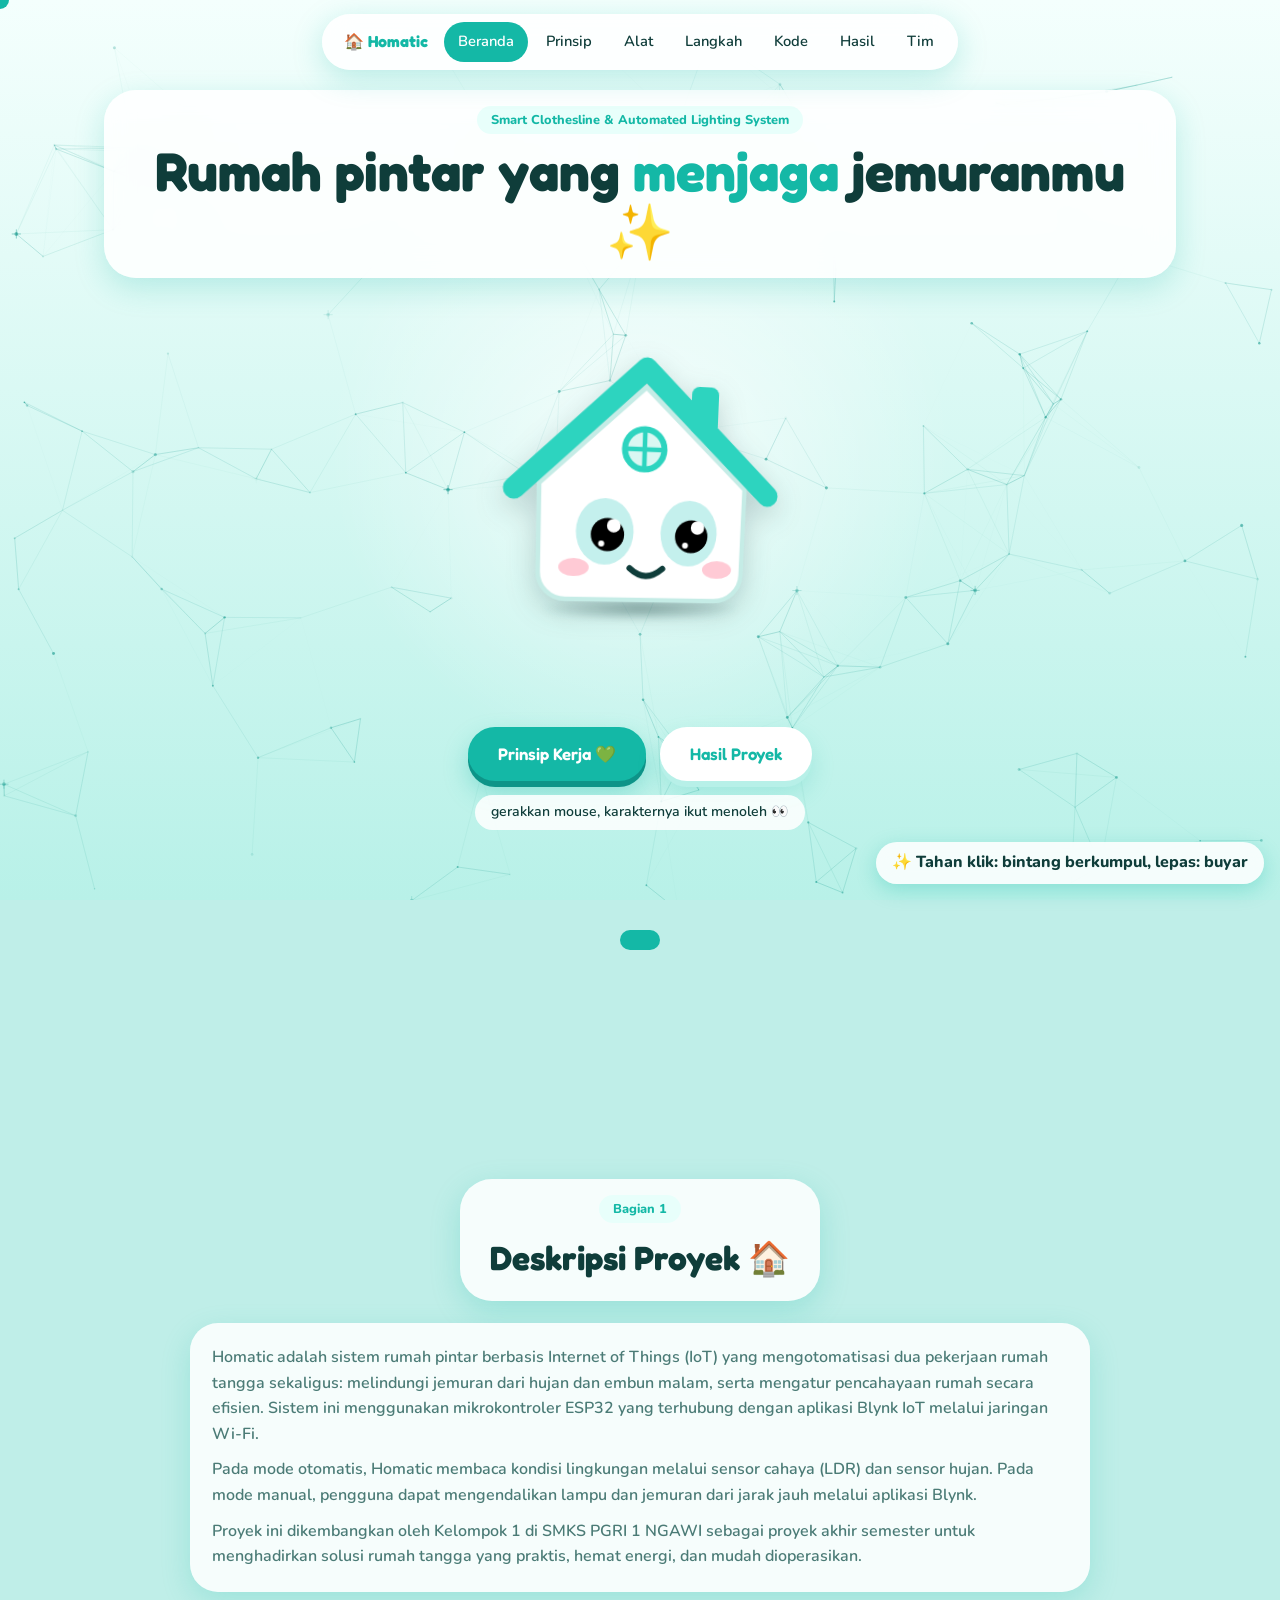
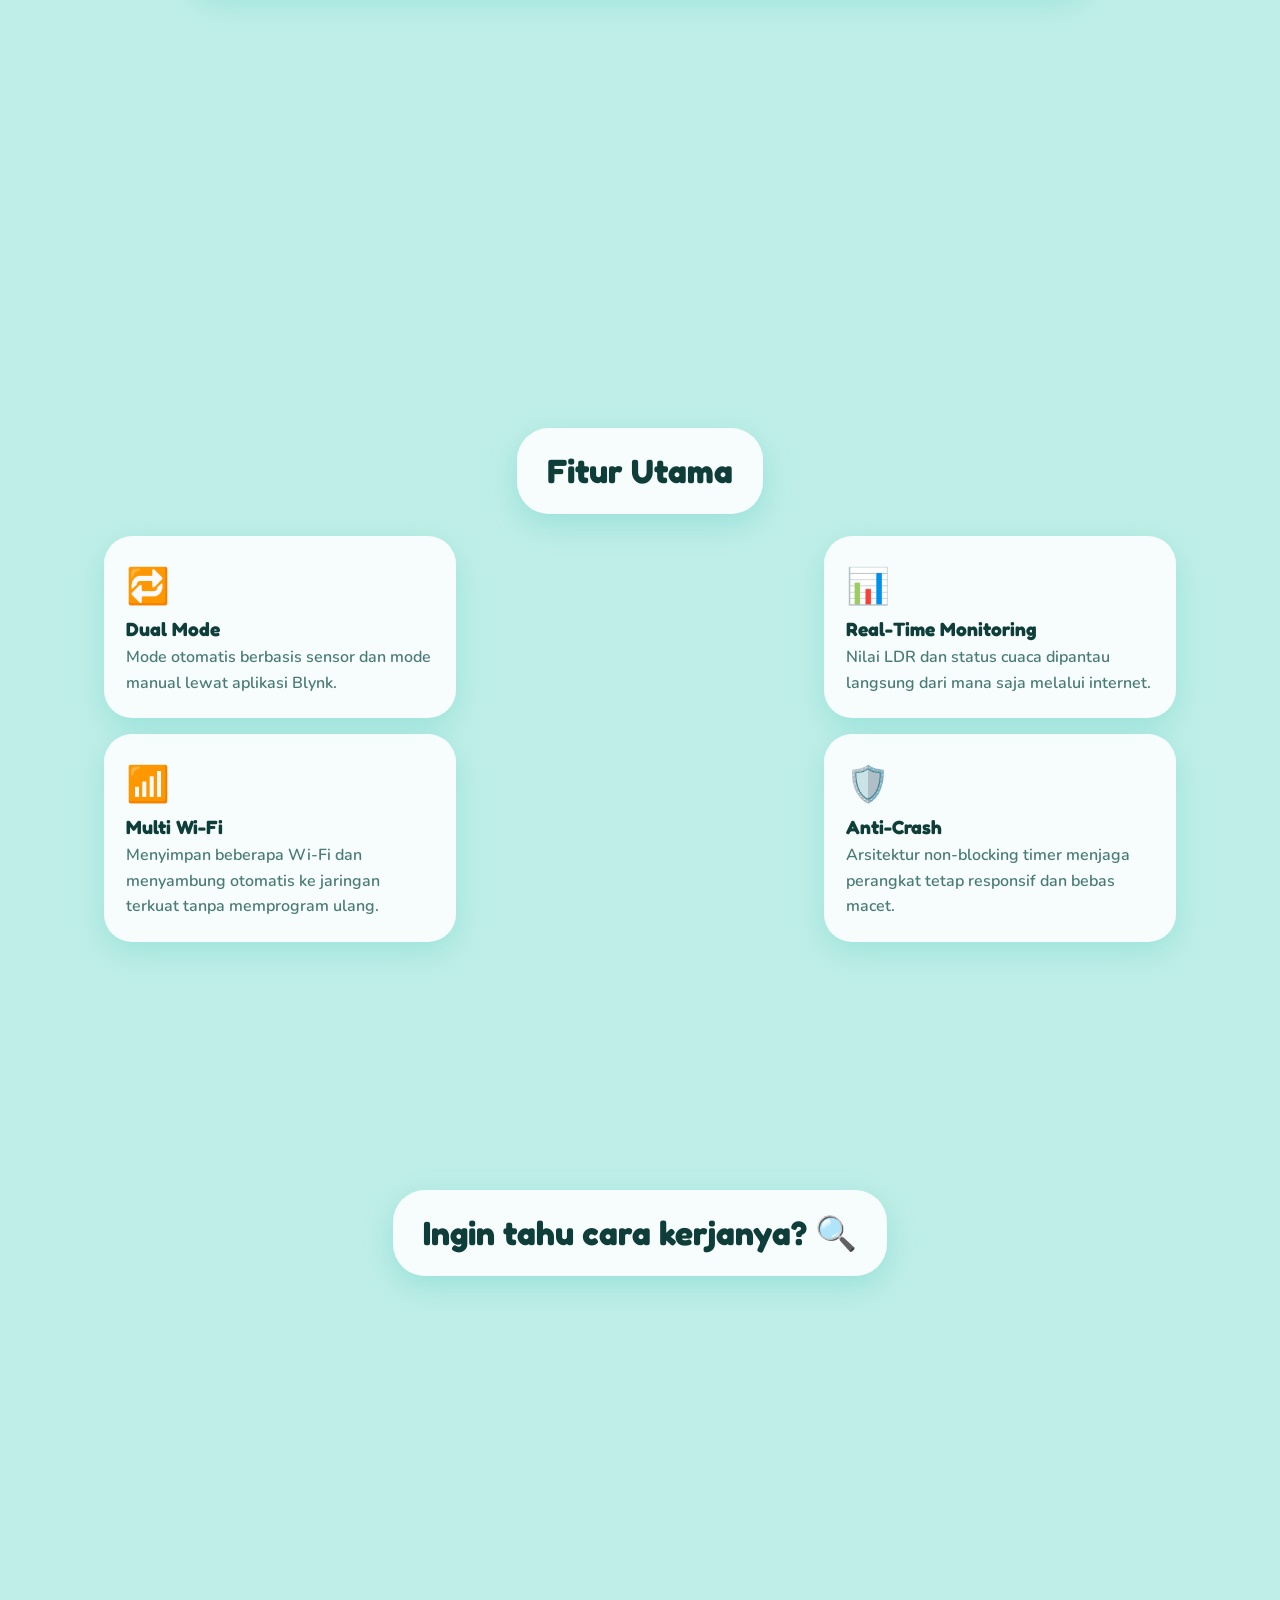
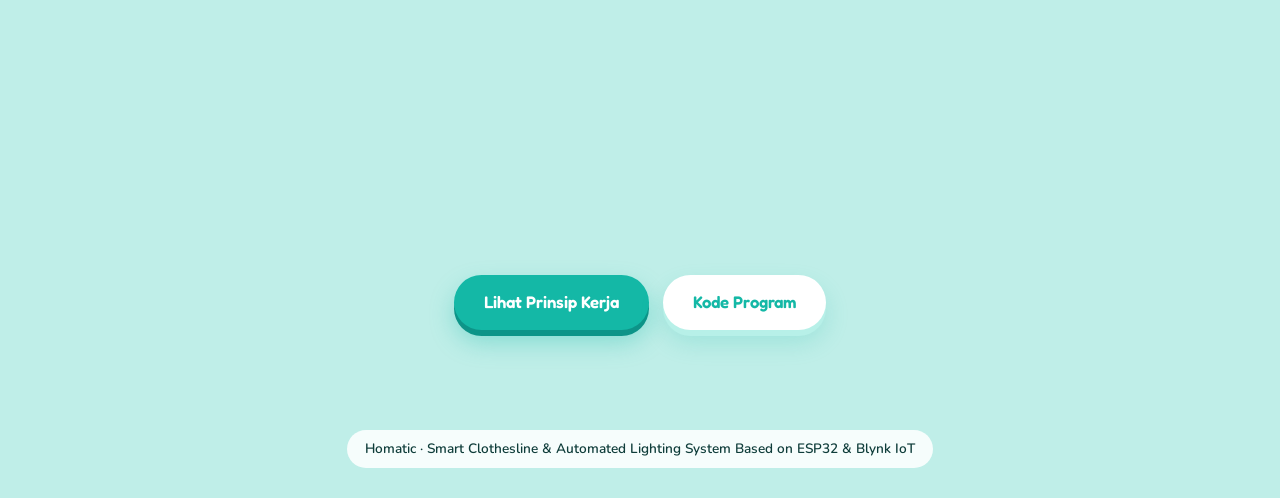
<file: index.html>
<!doctype html>
<html lang="id">
  <head>
    <meta charset="utf-8" />
    <meta name="viewport" content="width=device-width,initial-scale=1" />
    <title>Homatic · Beranda</title>
    <link rel="stylesheet" href="style.css" />
  </head>
  <body>
    <main>
      <section class="sec hero">
        <div class="title">
          <span class="tag"
            >Smart Clothesline &amp; Automated Lighting System</span
          >
          <h1>Rumah pintar yang <span>menjaga</span> jemuranmu ✨</h1>
        </div>
        <div class="bottom">
          <div class="row">
            <a class="btn" href="prinsip.html">Prinsip Kerja 💚</a
            ><a class="btn ghost" href="hasil.html">Hasil Proyek</a>
          </div>
          <p class="hint">gerakkan mouse, karakternya ikut menoleh 👀</p>
        </div>
      </section>
      <section class="sec">
        <div class="title">
          <span class="tag">Bagian 1</span>
          <h2>Deskripsi Proyek 🏠</h2>
        </div>
        <div class="card flat wide">
          <p>
            Homatic adalah sistem rumah pintar berbasis Internet of Things (IoT)
            yang mengotomatisasi dua pekerjaan rumah tangga sekaligus:
            melindungi jemuran dari hujan dan embun malam, serta mengatur
            pencahayaan rumah secara efisien. Sistem ini menggunakan
            mikrokontroler ESP32 yang terhubung dengan aplikasi Blynk IoT
            melalui jaringan Wi-Fi.
          </p>
          <p style="margin-top: 10px">
            Pada mode otomatis, Homatic membaca kondisi lingkungan melalui
            sensor cahaya (LDR) dan sensor hujan. Pada mode manual, pengguna
            dapat mengendalikan lampu dan jemuran dari jarak jauh melalui
            aplikasi Blynk.
          </p>
          <p style="margin-top: 10px">
            Proyek ini dikembangkan oleh Kelompok 1 di SMKS PGRI 1 NGAWI sebagai
            proyek akhir semester untuk menghadirkan solusi rumah tangga yang
            praktis, hemat energi, dan mudah dioperasikan.
          </p>
        </div>
      </section>
      <section class="sec">
        <div class="title"><h2>Fitur Utama</h2></div>
        <div class="split">
          <div class="col">
            <div class="card">
              <span class="ico">🔁</span>
              <h3>Dual Mode</h3>
              <p>
                Mode otomatis berbasis sensor dan mode manual lewat aplikasi
                Blynk.
              </p>
            </div>
            <div class="card">
              <span class="ico">📶</span>
              <h3>Multi Wi-Fi</h3>
              <p>
                Menyimpan beberapa Wi-Fi dan menyambung otomatis ke jaringan
                terkuat tanpa memprogram ulang.
              </p>
            </div>
          </div>
          <i></i>
          <div class="col">
            <div class="card">
              <span class="ico">📊</span>
              <h3>Real-Time Monitoring</h3>
              <p>
                Nilai LDR dan status cuaca dipantau langsung dari mana saja
                melalui internet.
              </p>
            </div>
            <div class="card">
              <span class="ico">🛡️</span>
              <h3>Anti-Crash</h3>
              <p>
                Arsitektur non-blocking timer menjaga perangkat tetap responsif
                dan bebas macet.
              </p>
            </div>
          </div>
        </div>
      </section>
      <section class="sec hero">
        <div class="title"><h2>Ingin tahu cara kerjanya? 🔍</h2></div>
        <div class="bottom">
          <div class="row">
            <a class="btn" href="prinsip.html">Lihat Prinsip Kerja</a
            ><a class="btn ghost" href="kode.html">Kode Program</a>
          </div>
        </div>
      </section>
    </main>
    <script src="app.js"></script>
  </body>
</html>
</file>
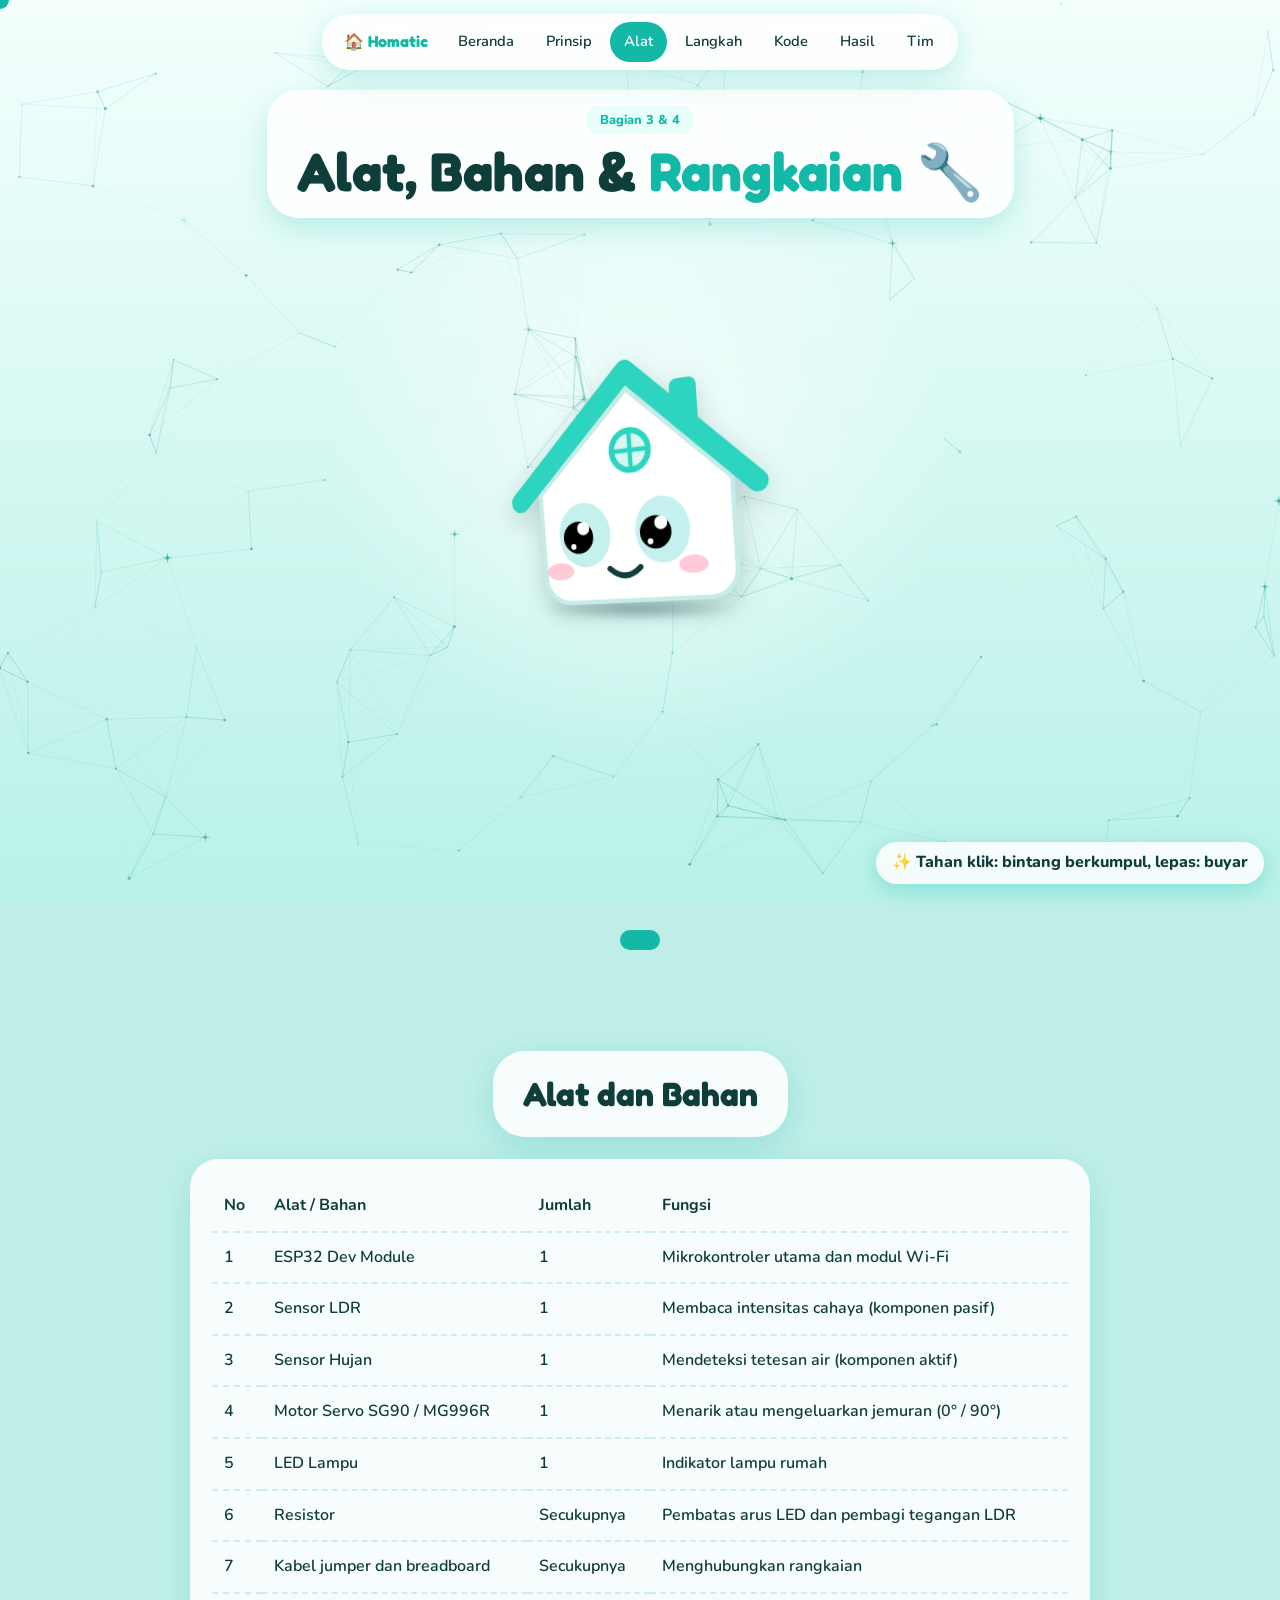
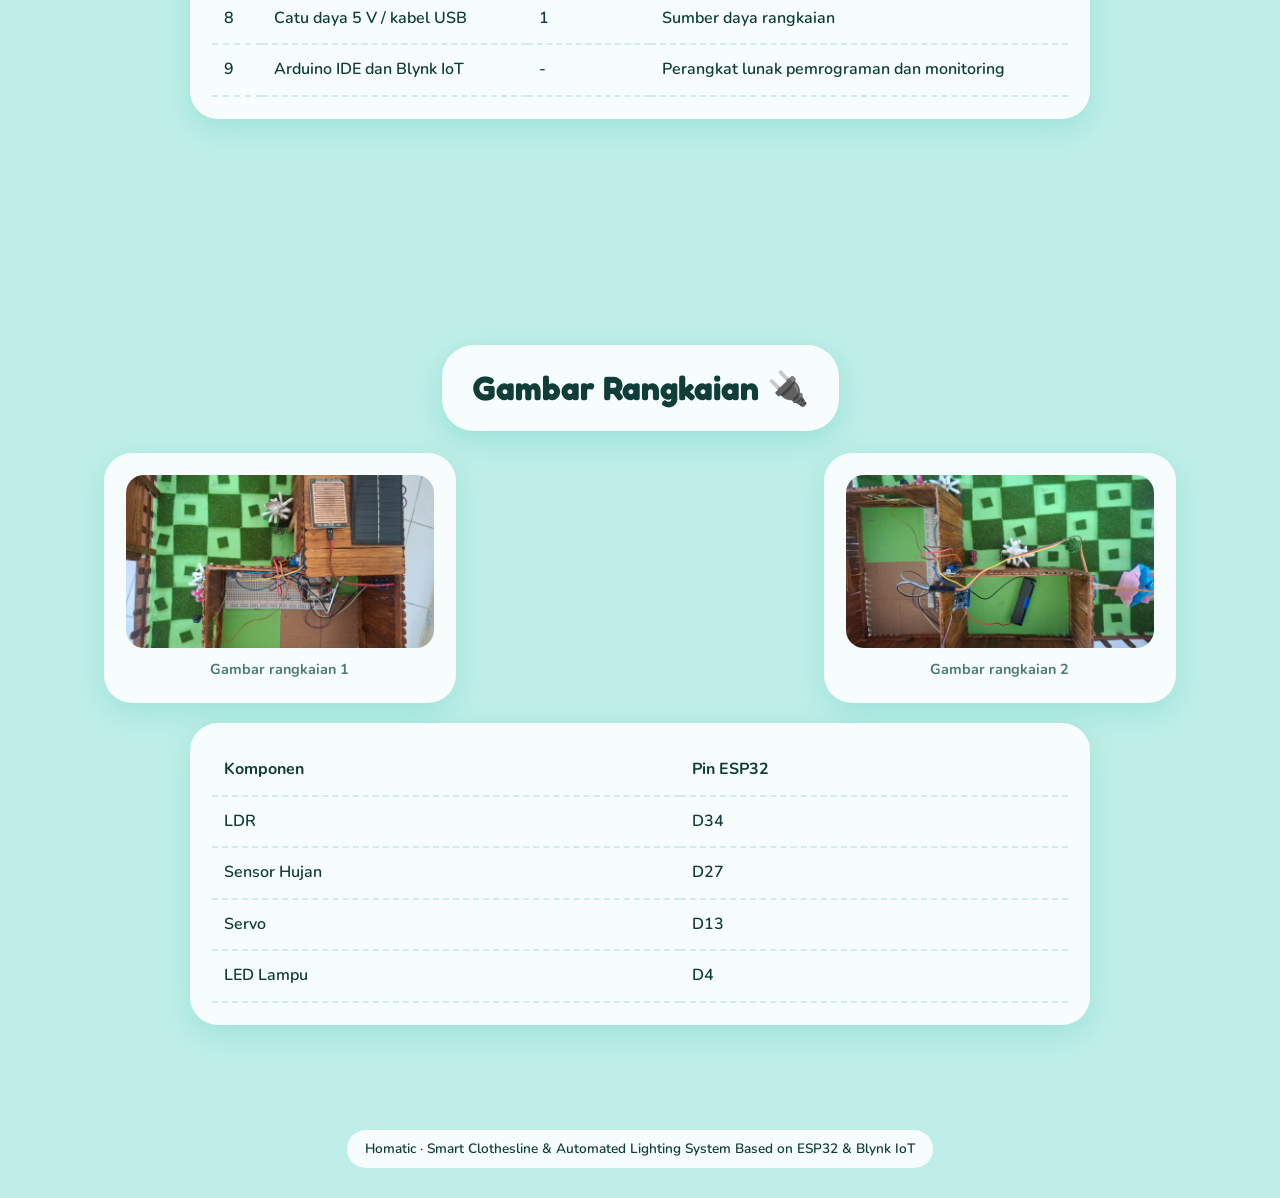
<file: alat.html>
<!doctype html>
<html lang="id">
  <head>
    <meta charset="utf-8" />
    <meta name="viewport" content="width=device-width,initial-scale=1" />
    <title>Homatic · Alat &amp; Rangkaian</title>
    <link rel="stylesheet" href="style.css" />
  </head>
  <body>
    <main>
      <section class="sec hero">
        <div class="title">
          <span class="tag">Bagian 3 &amp; 4</span>
          <h1>Alat, Bahan &amp; <span>Rangkaian</span> 🔧</h1>
        </div>
      </section>
      <section class="sec">
        <div class="title"><h2>Alat dan Bahan</h2></div>
        <div class="card flat wide" style="overflow-x: auto">
          <table>
            <tr>
              <th>No</th>
              <th>Alat / Bahan</th>
              <th>Jumlah</th>
              <th>Fungsi</th>
            </tr>
            <tr>
              <td>1</td>
              <td>ESP32 Dev Module</td>
              <td>1</td>
              <td>Mikrokontroler utama dan modul Wi-Fi</td>
            </tr>
            <tr>
              <td>2</td>
              <td>Sensor LDR</td>
              <td>1</td>
              <td>Membaca intensitas cahaya (komponen pasif)</td>
            </tr>
            <tr>
              <td>3</td>
              <td>Sensor Hujan</td>
              <td>1</td>
              <td>Mendeteksi tetesan air (komponen aktif)</td>
            </tr>
            <tr>
              <td>4</td>
              <td>Motor Servo SG90 / MG996R</td>
              <td>1</td>
              <td>Menarik atau mengeluarkan jemuran (0° / 90°)</td>
            </tr>
            <tr>
              <td>5</td>
              <td>LED Lampu</td>
              <td>1</td>
              <td>Indikator lampu rumah</td>
            </tr>
            <tr>
              <td>6</td>
              <td>Resistor</td>
              <td>Secukupnya</td>
              <td>Pembatas arus LED dan pembagi tegangan LDR</td>
            </tr>
            <tr>
              <td>7</td>
              <td>Kabel jumper dan breadboard</td>
              <td>Secukupnya</td>
              <td>Menghubungkan rangkaian</td>
            </tr>
            <tr>
              <td>8</td>
              <td>Catu daya 5 V / kabel USB</td>
              <td>1</td>
              <td>Sumber daya rangkaian</td>
            </tr>
            <tr>
              <td>9</td>
              <td>Arduino IDE dan Blynk IoT</td>
              <td>-</td>
              <td>Perangkat lunak pemrograman dan monitoring</td>
            </tr>
            <!-- hapus atau ubah baris yang tidak sesuai dengan alatmu -->
          </table>
        </div>
      </section>
      <section class="sec">
        <div class="title"><h2>Gambar Rangkaian 🔌</h2></div>
        <div class="split">
          <div class="col">
            <figure class="card flat shot" data-f="rangkaian1.jpg">
              <img
                src="assets/rangkaian1.jpeg"
                alt="Gambar rangkaian 1"
                onerror="this.parentElement.classList.add('kosong')"
              />
              <figcaption>Gambar rangkaian 1</figcaption>
            </figure>
          </div>
          <i></i>
          <div class="col">
            <figure class="card flat shot" data-f="rangkaian2.jpg">
              <img
                src="assets/rangkaian2.jpeg"
                alt="Gambar rangkaian 2"
                onerror="this.parentElement.classList.add('kosong')"
              />
              <figcaption>Gambar rangkaian 2</figcaption>
            </figure>
          </div>
        </div>
        <div class="card flat wide" style="margin-top: 20px; overflow-x: auto">
          <table>
            <tr>
              <th>Komponen</th>
              <th>Pin ESP32</th>
            </tr>
            <tr>
              <td>LDR</td>
              <td>D34</td>
            </tr>
            <tr>
              <td>Sensor Hujan</td>
              <td>D27</td>
            </tr>
            <tr>
              <td>Servo</td>
              <td>D13</td>
            </tr>
            <tr>
              <td>LED Lampu</td>
              <td>D4</td>
            </tr>
            <!-- ganti "GPIO ..." dengan nomor pin yang kamu pakai -->
          </table>
        </div>
      </section>
    </main>
    <script src="app.js"></script>
  </body>
</html>
</file>
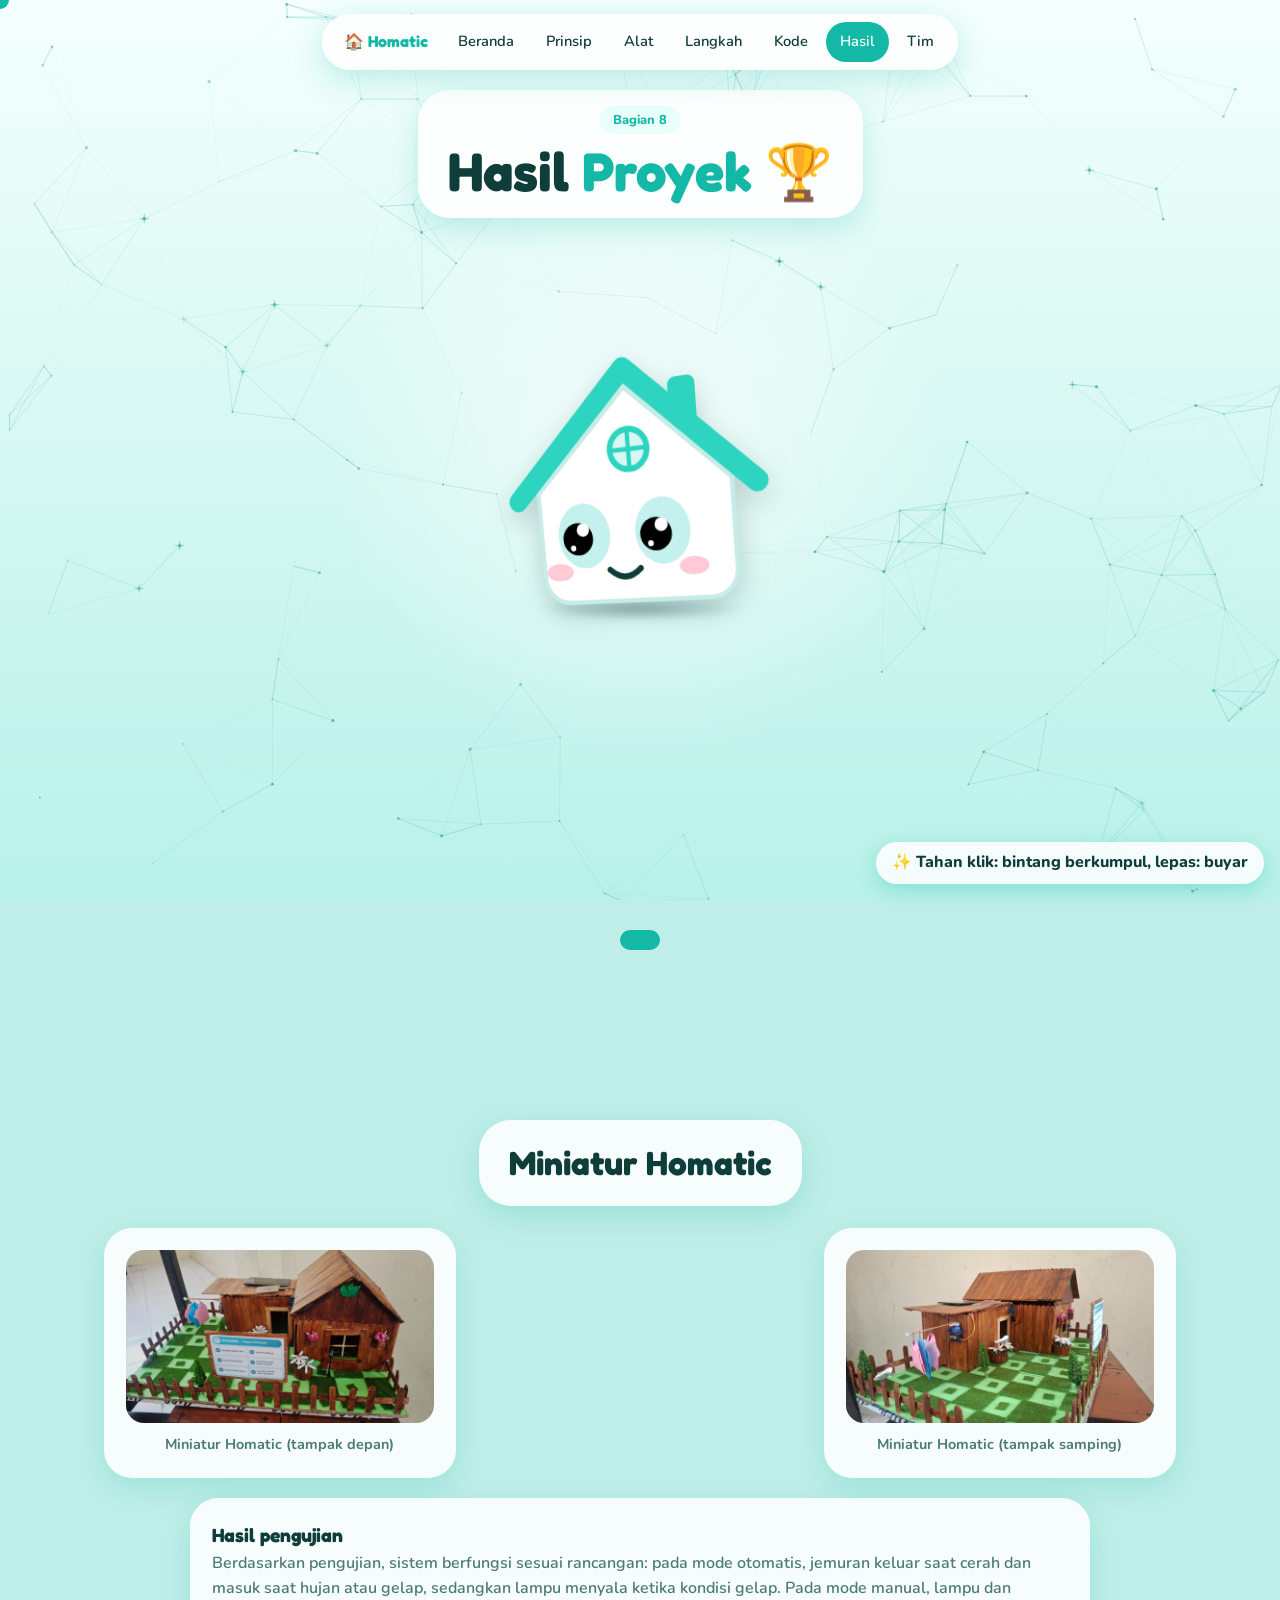
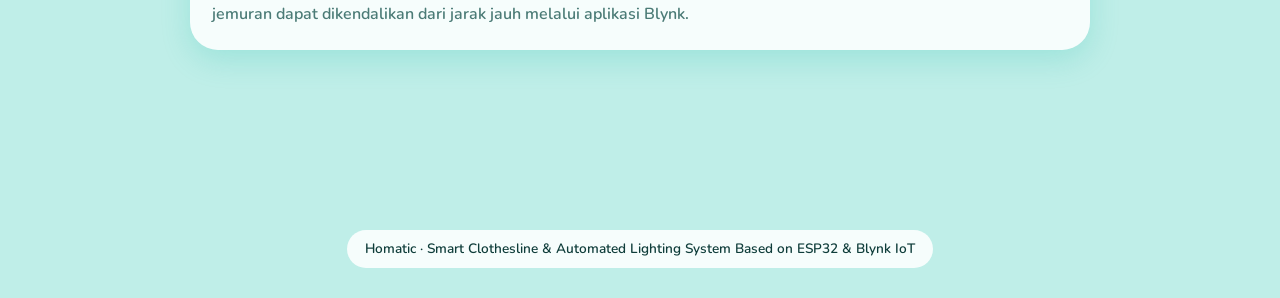
<file: hasil.html>
<!doctype html>
<html lang="id">
  <head>
    <meta charset="utf-8" />
    <meta name="viewport" content="width=device-width,initial-scale=1" />
    <title>Homatic · Hasil Proyek</title>
    <link rel="stylesheet" href="style.css" />
  </head>
  <body>
    <main>
      <section class="sec hero">
        <div class="title">
          <span class="tag">Bagian 8</span>
          <h1>Hasil <span>Proyek</span> 🏆</h1>
        </div>
      </section>
      <section class="sec">
        <div class="title"><h2>Miniatur Homatic</h2></div>
        <div class="split">
          <div class="col">
            <figure class="card flat shot" data-f="miniatur1.jpg">
              <img
                src="assets/miniatur1.jpeg"
                alt="Miniatur Homatic 1"
                onerror="this.parentElement.classList.add('kosong')"
              />
              <figcaption>Miniatur Homatic (tampak depan)</figcaption>
            </figure>
          </div>
          <i></i>
          <div class="col">
            <figure class="card flat shot" data-f="miniatur2.jpg">
              <img
                src="assets/miniatur2.jpeg"
                alt="Miniatur Homatic 2"
                onerror="this.parentElement.classList.add('kosong')"
              />
              <figcaption>Miniatur Homatic (tampak samping)</figcaption>
            </figure>
          </div>
        </div>
        <div class="card flat wide" style="margin-top: 20px">
          <h3>Hasil pengujian</h3>
          <p>
            Berdasarkan pengujian, sistem berfungsi sesuai rancangan: pada mode
            otomatis, jemuran keluar saat cerah dan masuk saat hujan atau gelap,
            sedangkan lampu menyala ketika kondisi gelap. Pada mode manual,
            lampu dan jemuran dapat dikendalikan dari jarak jauh melalui
            aplikasi Blynk.
          </p>
        </div>
        <!-- OPSIONAL: video hasil proyek, taruh videonya di assets/hasil.mp4 lalu hapus tanda komentar
  <div class="card flat wide" style="margin-top:20px"><video src="assets/hasil.mp4" controls playsinline style="width:100%;border-radius:18px"></video></div>
  -->
      </section>
    </main>
    <script src="app.js"></script>
  </body>
</html>
</file>
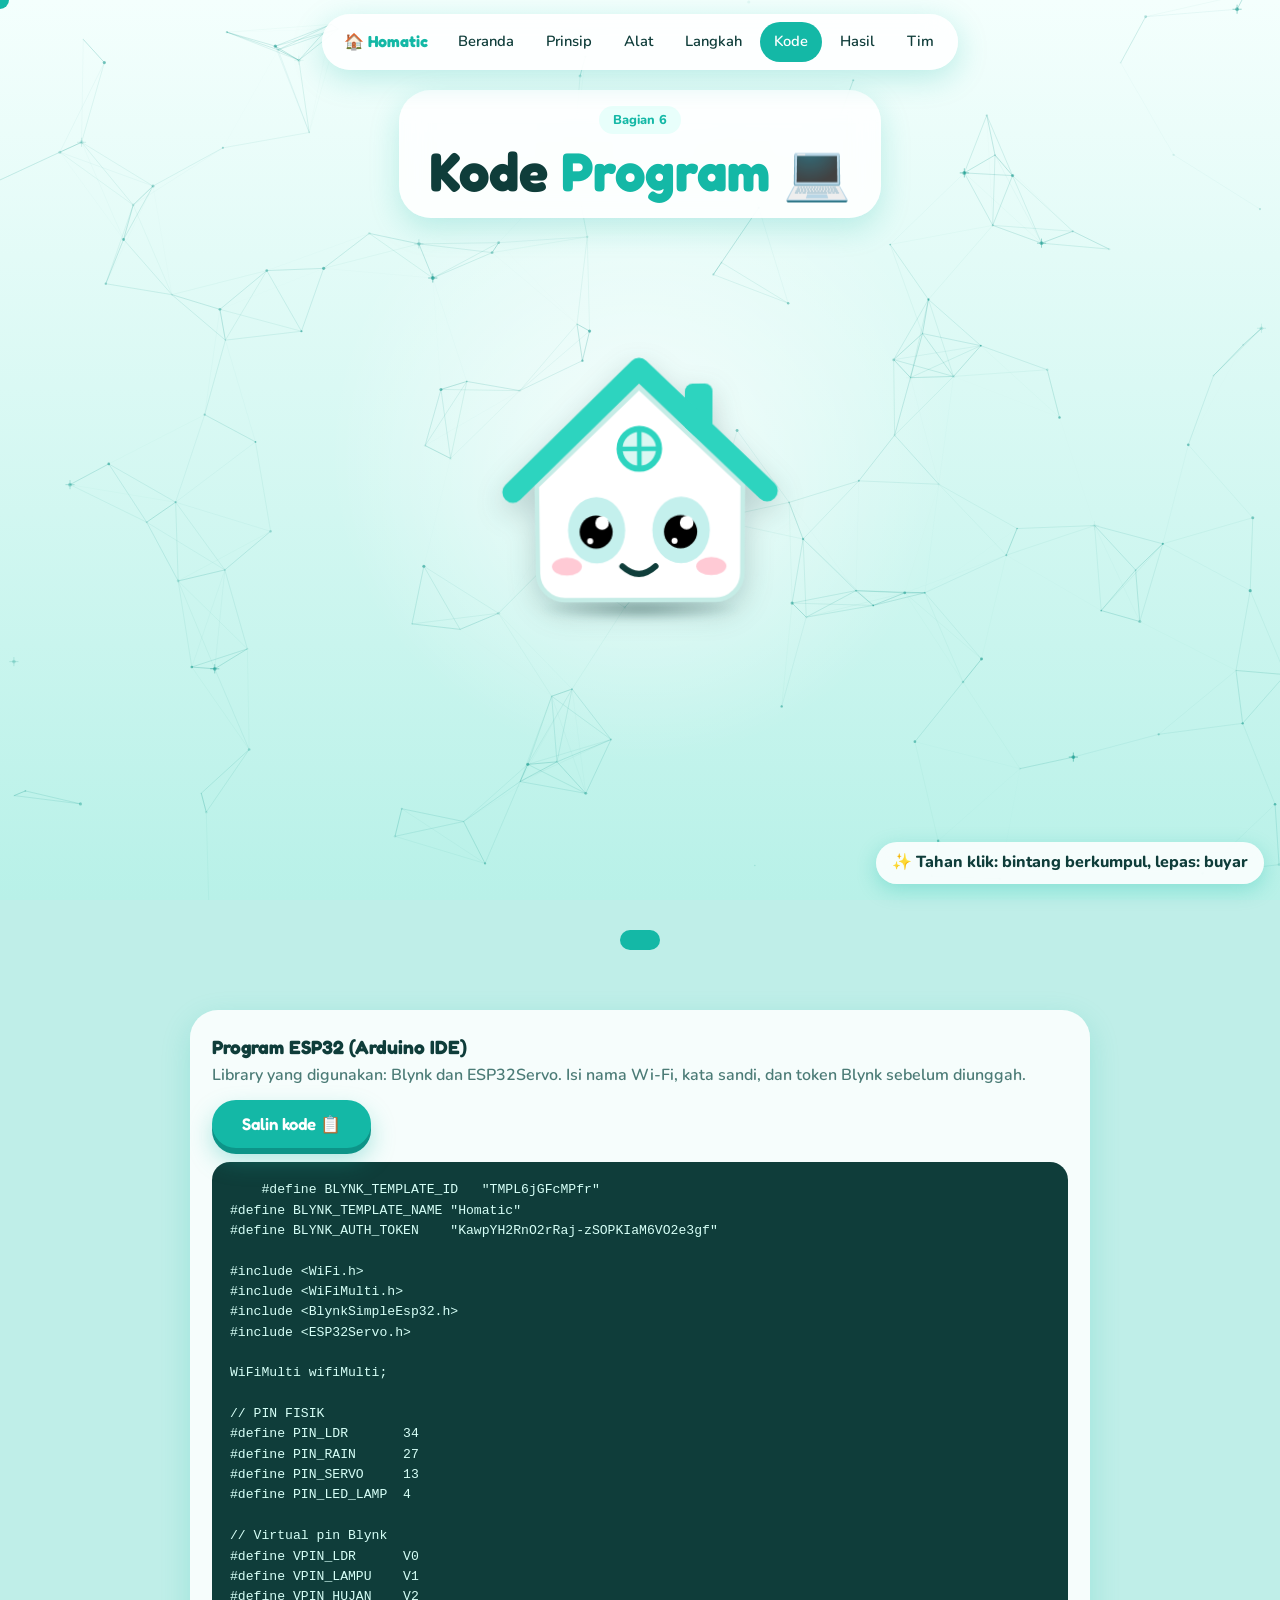
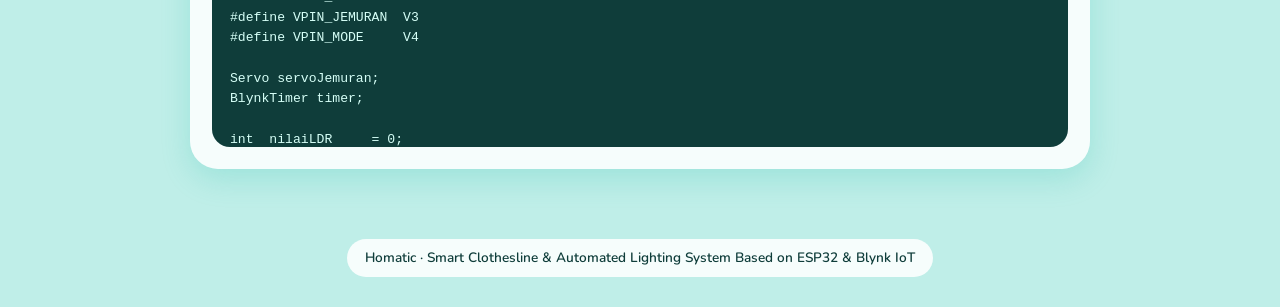
<file: kode.html>
<!doctype html>
<html lang="id">
  <head>
    <meta charset="utf-8" />
    <meta name="viewport" content="width=device-width,initial-scale=1" />
    <title>Homatic · Kode Program</title>
    <link rel="stylesheet" href="style.css" />
  </head>
  <body>
    <main>
      <section class="sec hero">
        <div class="title">
          <span class="tag">Bagian 6</span>
          <h1>Kode <span>Program</span> 💻</h1>
        </div>
      </section>
      <section class="sec">
        <div class="card flat wide">
          <h3>Program ESP32 (Arduino IDE)</h3>
          <p>
            Library yang digunakan: Blynk dan ESP32Servo. Isi nama Wi-Fi, kata
            sandi, dan token Blynk sebelum diunggah.
          </p>
          <div
            class="row"
            style="justify-content: flex-start; margin-top: 12px"
          >
            <button class="btn" id="salin">Salin kode 📋</button>
          </div>
          <pre id="kode">
    #define BLYNK_TEMPLATE_ID   "TMPL6jGFcMPfr"
#define BLYNK_TEMPLATE_NAME "Homatic"   
#define BLYNK_AUTH_TOKEN    "KawpYH2RnO2rRaj-zSOPKIaM6VO2e3gf"

#include &lt;WiFi.h&gt;
#include &lt;WiFiMulti.h&gt; 
#include &lt;BlynkSimpleEsp32.h&gt;
#include &lt;ESP32Servo.h&gt;

WiFiMulti wifiMulti;

// PIN FISIK 
#define PIN_LDR       34
#define PIN_RAIN      27
#define PIN_SERVO     13  
#define PIN_LED_LAMP  4   

// Virtual pin Blynk
#define VPIN_LDR      V0
#define VPIN_LAMPU    V1
#define VPIN_HUJAN    V2
#define VPIN_JEMURAN  V3
#define VPIN_MODE     V4

Servo servoJemuran;
BlynkTimer timer;

int  nilaiLDR     = 0;
bool statusHujan   = false;
bool statusGelap   = false;
bool lampuNyala    = false;
bool jemuranKeluar = true;
bool modeOtomatis  = true;

const int BATAS_GELAP = 2000; 

void tarikJemuran() {
  servoJemuran.write(0);
  jemuranKeluar = false;
  if (Blynk.connected()) Blynk.virtualWrite(VPIN_JEMURAN, 0); 
}

void keluarkanJemuran() {
  servoJemuran.write(90);
  jemuranKeluar = true;
  if (Blynk.connected()) Blynk.virtualWrite(VPIN_JEMURAN, 1); 
}

void bacaSensorDanKirim() {
  // 1. Membaca LDR (Aman)
  nilaiLDR = analogRead(PIN_LDR);
  statusGelap = (nilaiLDR > BATAS_GELAP);

  // 2. Membaca Sensor Hujan di Pin 27 secara aman (Anti-Crash)
  // Menggunakan digitalRead biasa yang sudah disinkronkan jalurnya
  statusHujan = (digitalRead(PIN_RAIN) == LOW); 

  // Kirim data ke Blynk Cloud jika terhubung
  if (Blynk.connected()) {
    Blynk.virtualWrite(VPIN_LDR, nilaiLDR);
    Blynk.virtualWrite(VPIN_HUJAN, statusHujan ? 1 : 0);
  }

  // Logika Otomatis
  if (modeOtomatis) {
    lampuNyala = statusGelap;
    digitalWrite(PIN_LED_LAMP, lampuNyala ? HIGH : LOW);
    
    if (Blynk.connected()) {
      Blynk.virtualWrite(VPIN_LAMPU, lampuNyala ? 1 : 0);
    }

    if (statusHujan || statusGelap) {
      if (jemuranKeluar) tarikJemuran();
    } else {
      if (!jemuranKeluar) keluarkanJemuran();
    }
  }

  // Monitor Log lewat Serial
  Serial.print("LDR: "); Serial.print(nilaiLDR);
  Serial.print(" | Gelap: "); Serial.print(statusGelap ? "YA" : "TIDAK");
  Serial.print(" | Hujan: "); Serial.print(statusHujan ? "YA" : "TIDAK");
  Serial.print(" | Lampu: "); Serial.print(lampuNyala ? "NYALA" : "MATI");
  Serial.print(" | Jemuran: "); Serial.println(jemuranKeluar ? "KELUAR" : "MASUK");
}

void cekKoneksi() {
  if (WiFi.status() == WL_CONNECTED && !Blynk.connected()) {
    Blynk.connect();
  }
}

BLYNK_CONNECTED() {
  Blynk.syncAll();
}

BLYNK_WRITE(VPIN_MODE) {
  modeOtomatis = param.asInt();
}

BLYNK_WRITE(VPIN_LAMPU) {
  if (!modeOtomatis) { 
    lampuNyala = param.asInt();
    digitalWrite(PIN_LED_LAMP, lampuNyala ? HIGH : LOW);
  } else {
    Blynk.virtualWrite(VPIN_LAMPU, lampuNyala ? 1 : 0);
  }
}

BLYNK_WRITE(VPIN_JEMURAN) {
  if (!modeOtomatis) { 
    int statusTombol = param.asInt();
    if (statusTombol == 1) keluarkanJemuran();
    else tarikJemuran();
  } else {
    Blynk.virtualWrite(VPIN_JEMURAN, jemuranKeluar ? 1 : 0);
  }
}

void setup() {
  Serial.begin(115200);
  delay(1000); // Jeda pengaman sistem saat menyala

  pinMode(PIN_LDR, INPUT);
  pinMode(PIN_RAIN, INPUT_PULLUP); // Mengunci pin 27 agar stabil kinerjanya
  pinMode(PIN_LED_LAMP, OUTPUT);

  servoJemuran.attach(PIN_SERVO);
  servoJemuran.write(90); 

  // DAFTAR WI-FI
  wifiMulti.addAP("Sekawan putra", "UPINIPIN");
  wifiMulti.addAP("A.P", "salsacantik");
  wifiMulti.addAP("ROOM-35", "akucahgrisa");
  wifiMulti.addAP("ROOM-36", "akucahgrisa");
  wifiMulti.addAP("ROOM-38", "akucahgrisa");
  wifiMulti.addAP("Grisanet-34", "akucahgrisa");
  wifiMulti.addAP("GRISANET-34", "akucahgrisa");

  Serial.println("Mencari jaringan Wi-Fi terdaftar...");
  while (wifiMulti.run() != WL_CONNECTED) {
    delay(500);
    Serial.print(".");
  }
  Serial.println("\nWi-Fi Terhubung!");
  
  Blynk.config(BLYNK_AUTH_TOKEN);
  
  unsigned long batasWaktu = millis();
  while (!Blynk.connected() && millis() - batasWaktu < 10000) {
    Blynk.connect();
    delay(500);
    Serial.print("#");
  }

  if (Blynk.connected()) {
    Serial.println("\nTerhubung ke Blynk Cloud dengan Sukses!");
  } else {
    Serial.println("\nGagal terhubung ke Blynk Cloud.");
  }

  timer.setInterval(1000L, bacaSensorDanKirim); 
  timer.setInterval(5000L, cekKoneksi);         
}

void loop() {
  if (WiFi.status() == WL_CONNECTED) {
    Blynk.run();
  }
  timer.run();
}
</pre
          >
        </div>
      </section>
    </main>
    <script src="app.js"></script>
  </body>
</html>
</file>
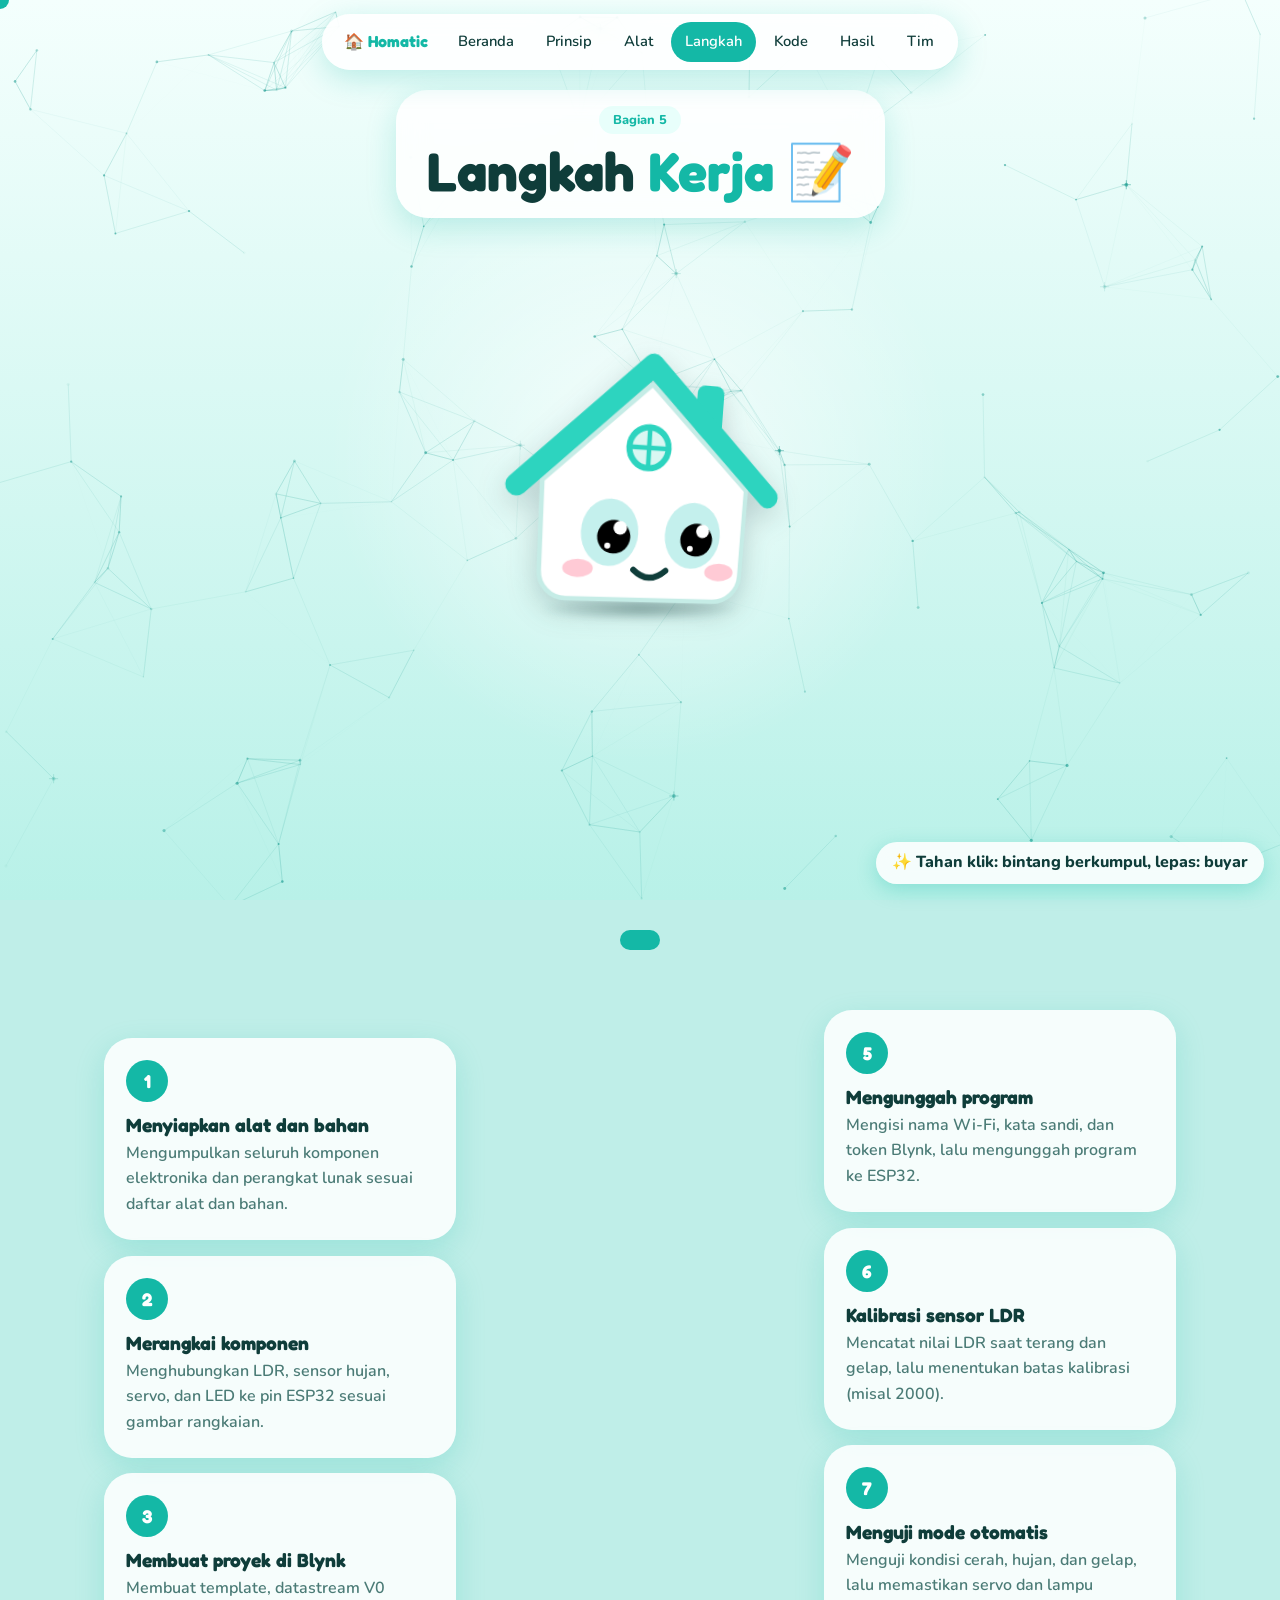
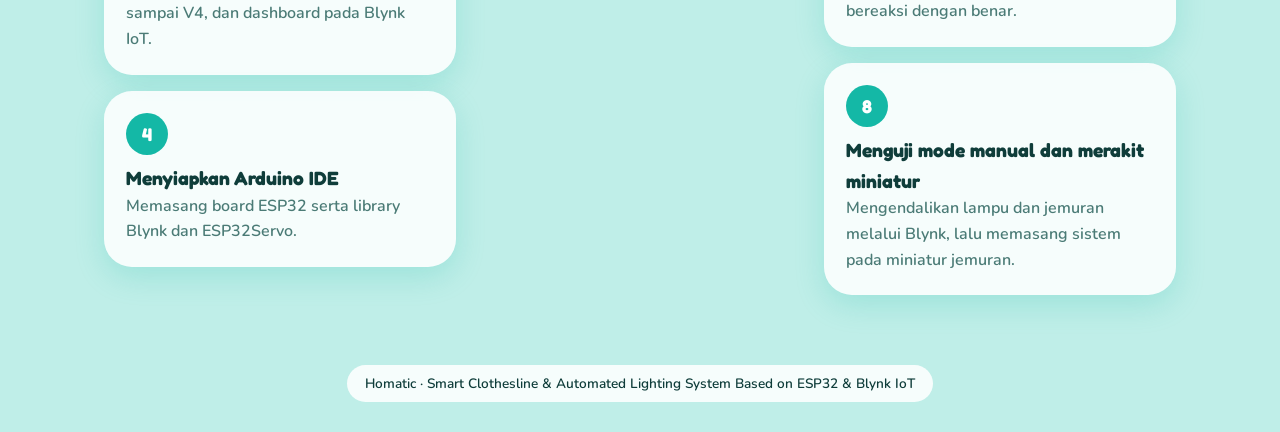
<file: langkah.html>
<!doctype html>
<html lang="id">
  <head>
    <meta charset="utf-8" />
    <meta name="viewport" content="width=device-width,initial-scale=1" />
    <title>Homatic · Langkah Kerja</title>
    <link rel="stylesheet" href="style.css" />
  </head>
  <body>
    <main>
      <section class="sec hero">
        <div class="title">
          <span class="tag">Bagian 5</span>
          <h1>Langkah <span>Kerja</span> 📝</h1>
        </div>
      </section>
      <section class="sec">
        <div class="split">
          <div class="col">
            <div class="card">
              <div class="num">1</div>
              <h3>Menyiapkan alat dan bahan</h3>
              <p>
                Mengumpulkan seluruh komponen elektronika dan perangkat lunak
                sesuai daftar alat dan bahan.
              </p>
            </div>
            <div class="card">
              <div class="num">2</div>
              <h3>Merangkai komponen</h3>
              <p>
                Menghubungkan LDR, sensor hujan, servo, dan LED ke pin ESP32
                sesuai gambar rangkaian.
              </p>
            </div>
            <div class="card">
              <div class="num">3</div>
              <h3>Membuat proyek di Blynk</h3>
              <p>
                Membuat template, datastream V0 sampai V4, dan dashboard pada
                Blynk IoT.
              </p>
            </div>
            <div class="card">
              <div class="num">4</div>
              <h3>Menyiapkan Arduino IDE</h3>
              <p>Memasang board ESP32 serta library Blynk dan ESP32Servo.</p>
            </div>
          </div>
          <i></i>
          <div class="col">
            <div class="card">
              <div class="num">5</div>
              <h3>Mengunggah program</h3>
              <p>
                Mengisi nama Wi-Fi, kata sandi, dan token Blynk, lalu mengunggah
                program ke ESP32.
              </p>
            </div>
            <div class="card">
              <div class="num">6</div>
              <h3>Kalibrasi sensor LDR</h3>
              <p>
                Mencatat nilai LDR saat terang dan gelap, lalu menentukan batas
                kalibrasi (misal 2000).
              </p>
            </div>
            <div class="card">
              <div class="num">7</div>
              <h3>Menguji mode otomatis</h3>
              <p>
                Menguji kondisi cerah, hujan, dan gelap, lalu memastikan servo
                dan lampu bereaksi dengan benar.
              </p>
            </div>
            <div class="card">
              <div class="num">8</div>
              <h3>Menguji mode manual dan merakit miniatur</h3>
              <p>
                Mengendalikan lampu dan jemuran melalui Blynk, lalu memasang
                sistem pada miniatur jemuran.
              </p>
            </div>
          </div>
        </div>
      </section>
    </main>
    <script src="app.js"></script>
  </body>
</html>
</file>
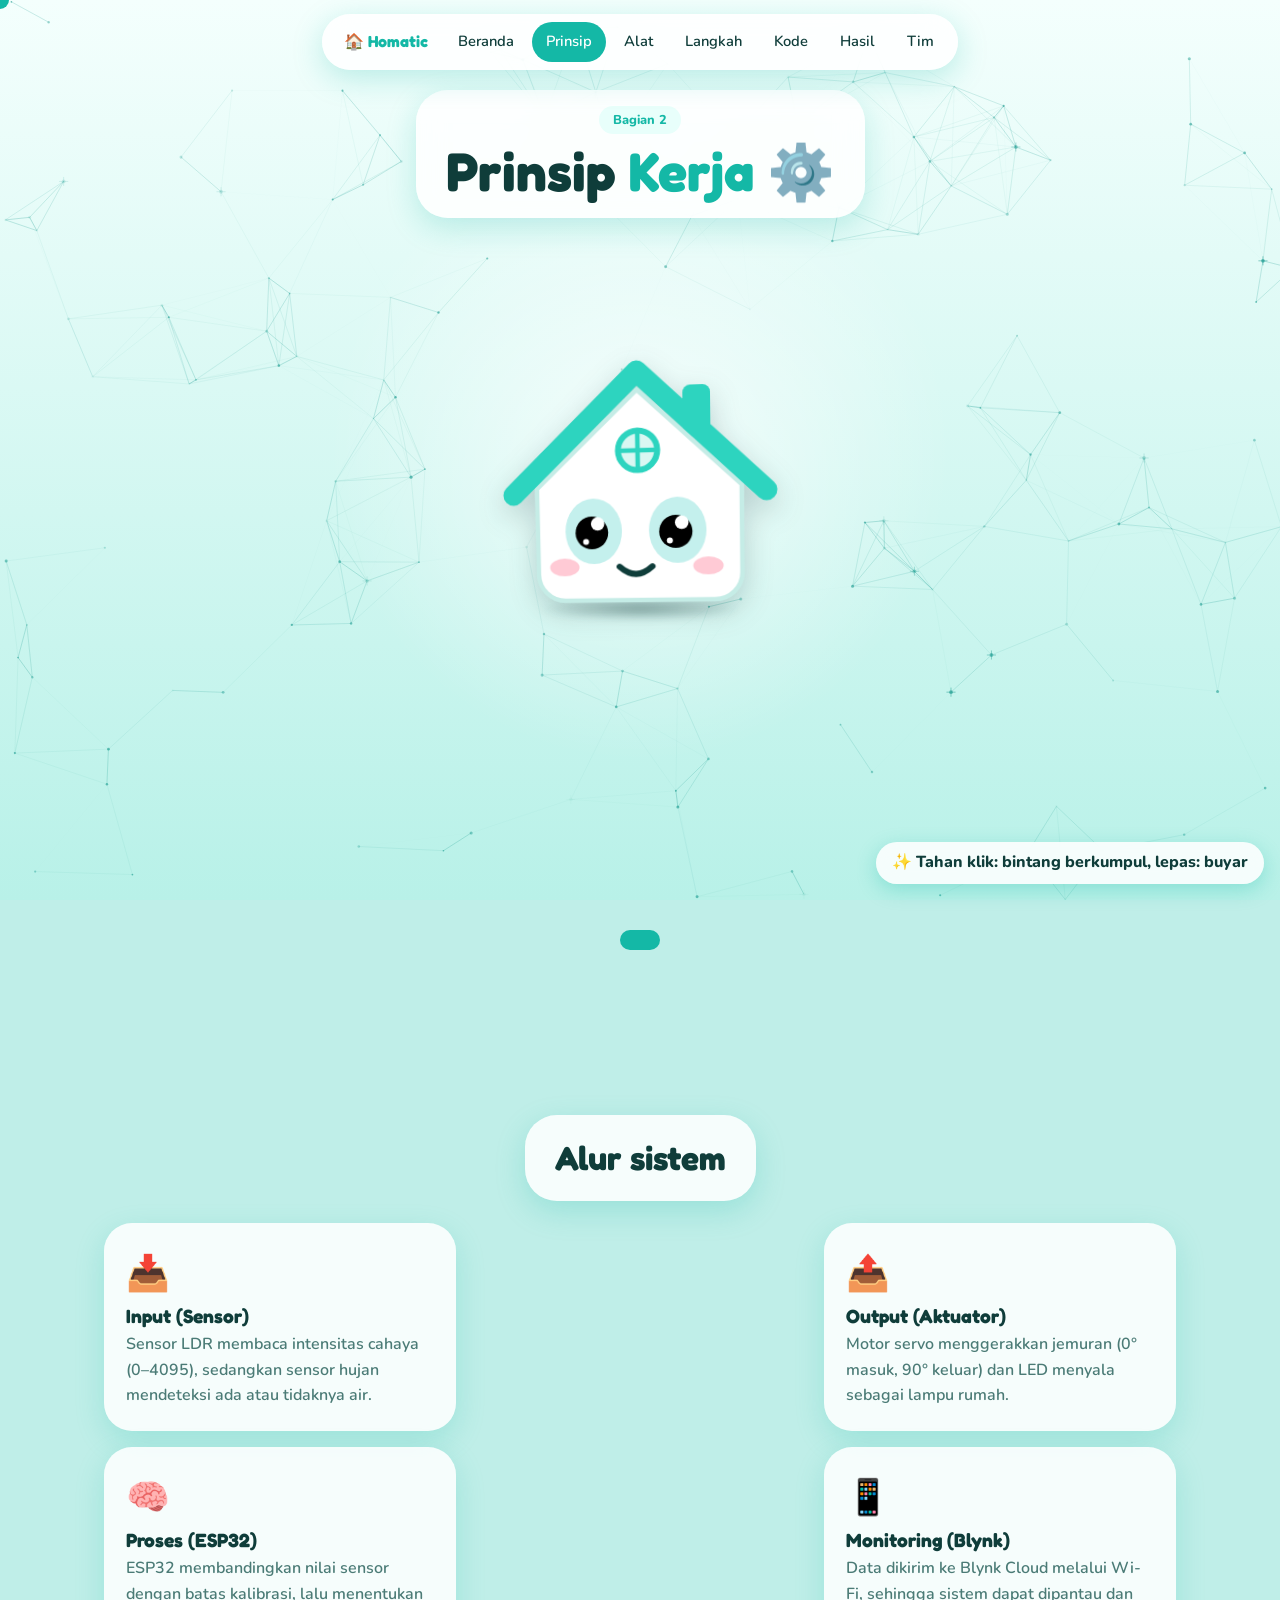
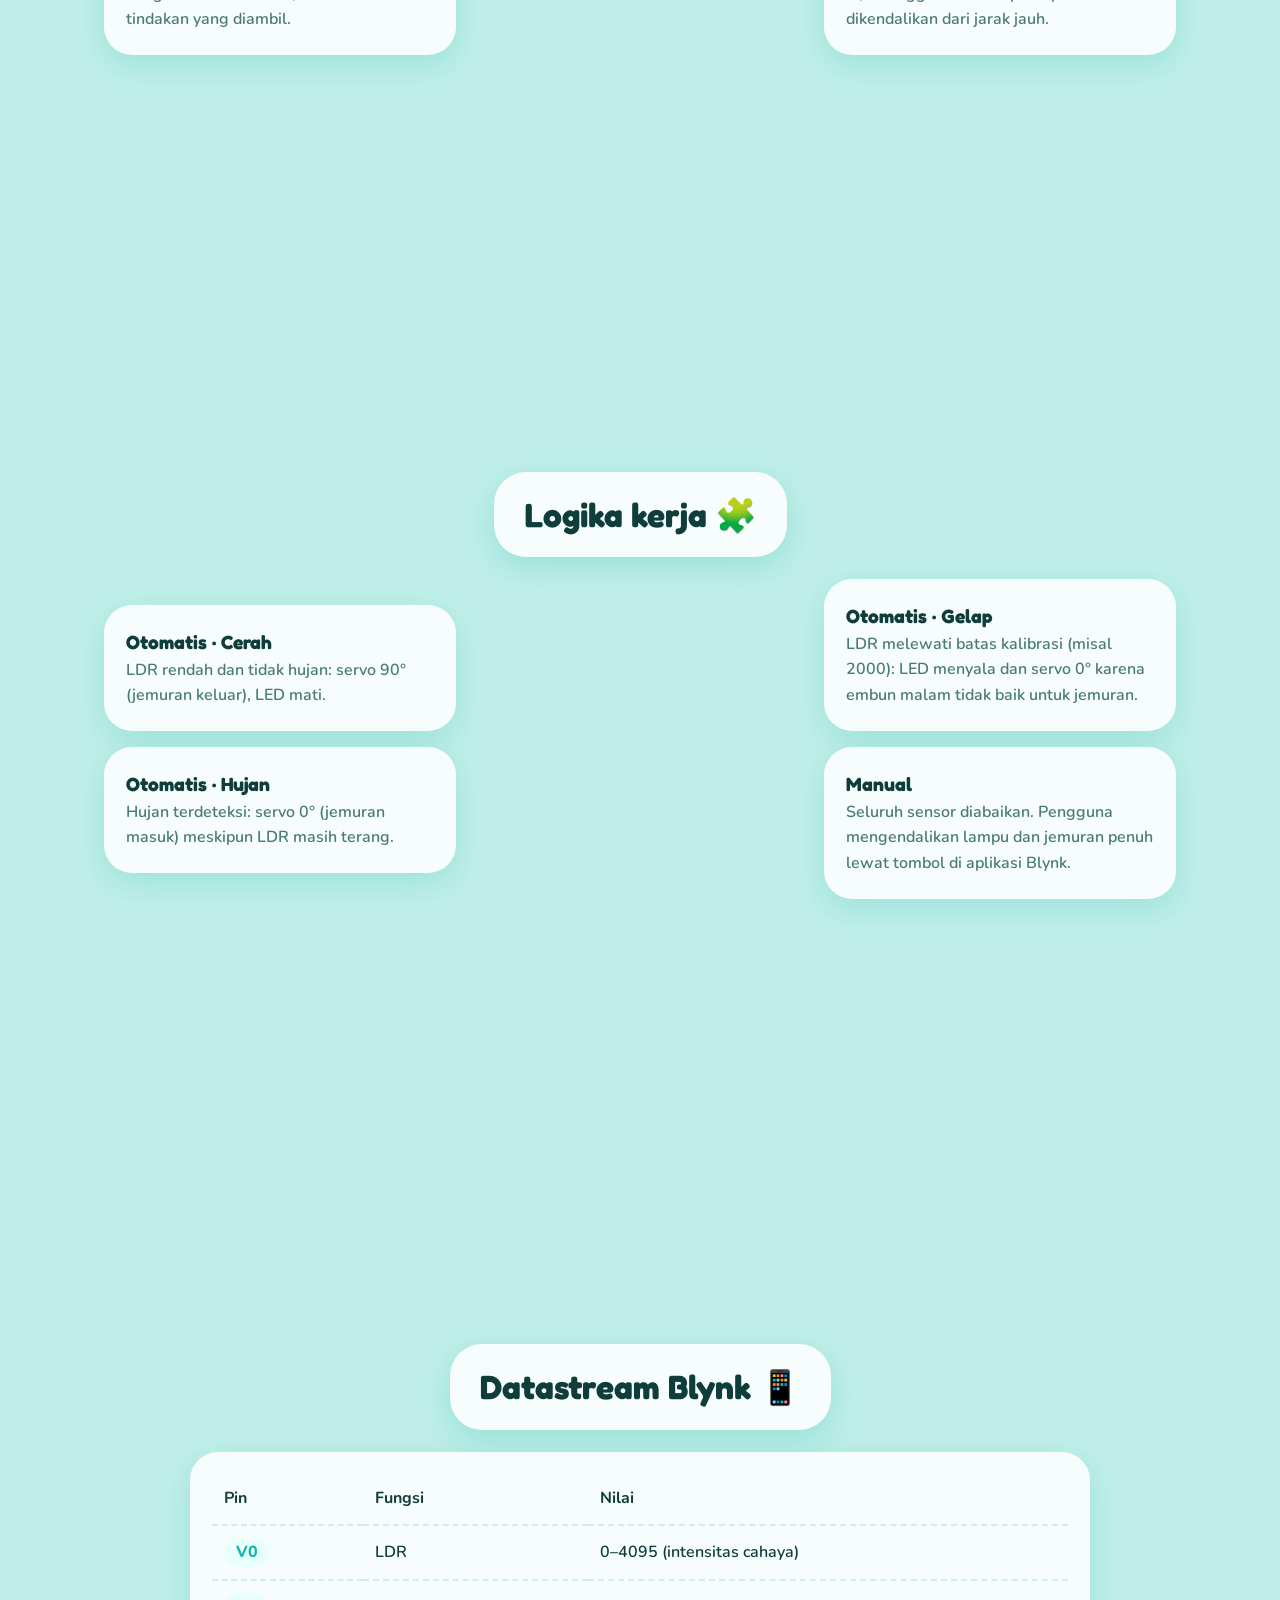
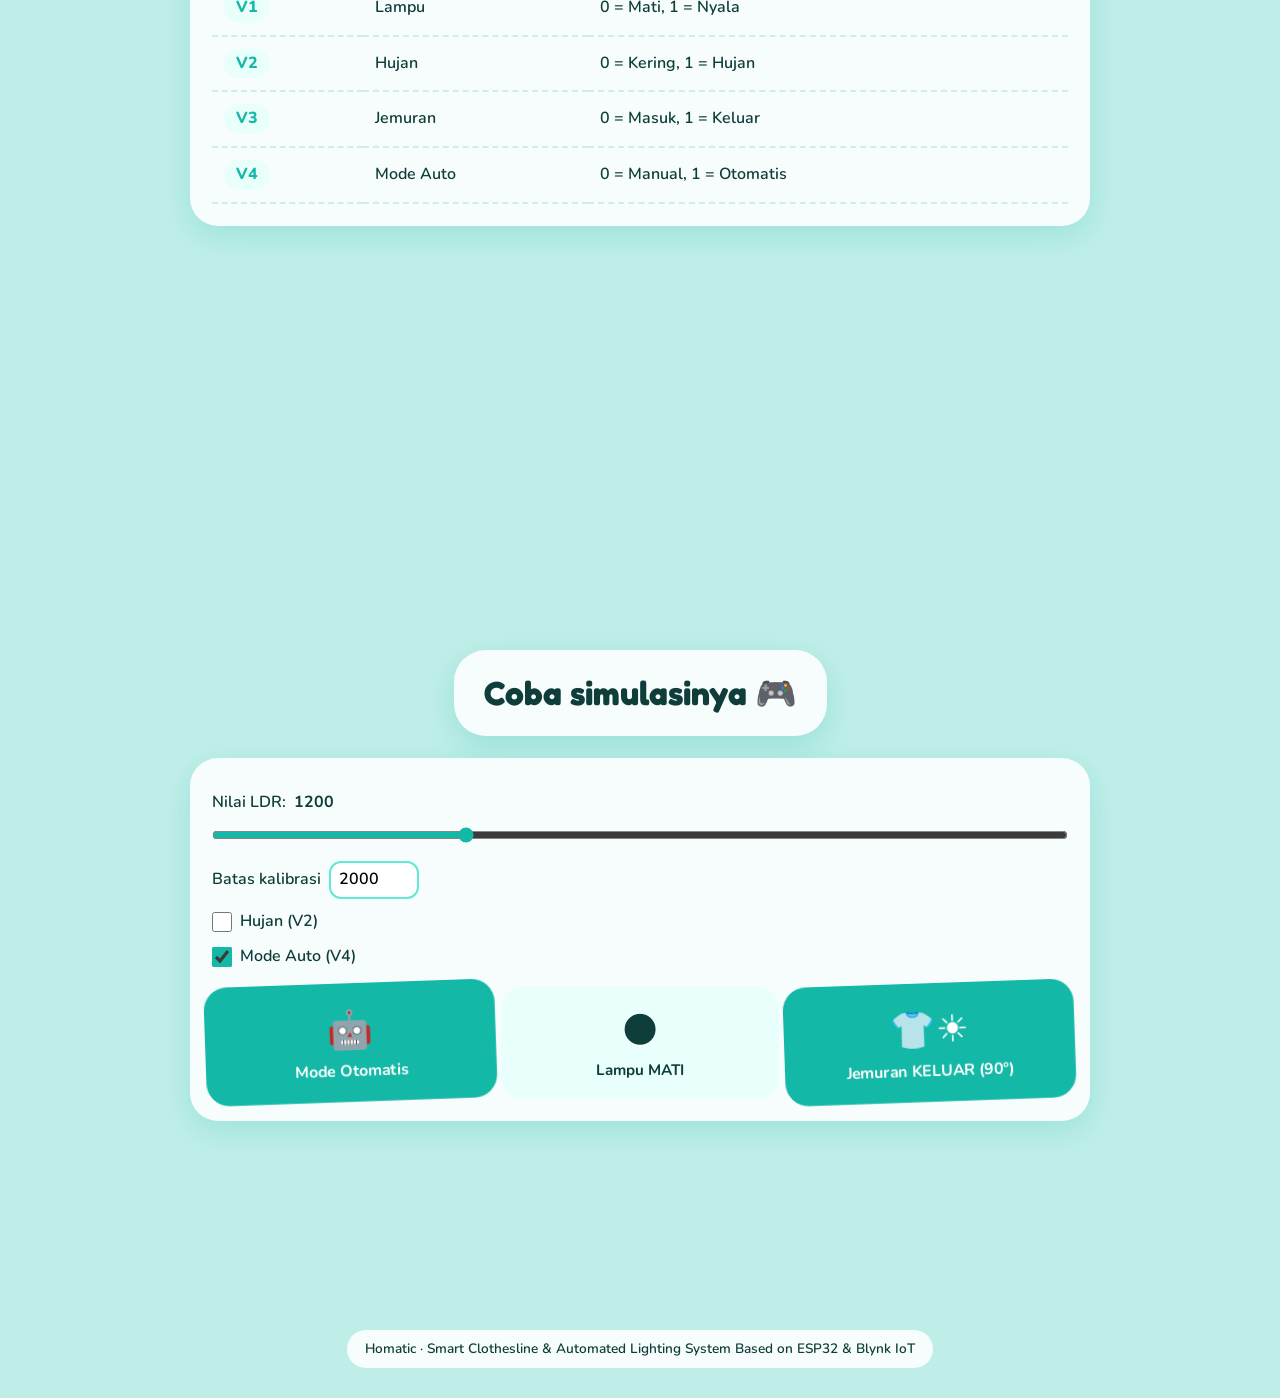
<file: prinsip.html>
<!doctype html>
<html lang="id">
  <head>
    <meta charset="utf-8" />
    <meta name="viewport" content="width=device-width,initial-scale=1" />
    <title>Homatic · Prinsip Kerja</title>
    <link rel="stylesheet" href="style.css" />
  </head>
  <body>
    <main>
      <section class="sec hero">
        <div class="title">
          <span class="tag">Bagian 2</span>
          <h1>Prinsip <span>Kerja</span> ⚙️</h1>
        </div>
      </section>
      <section class="sec">
        <div class="title"><h2>Alur sistem</h2></div>
        <div class="split">
          <div class="col">
            <div class="card">
              <span class="ico">📥</span>
              <h3>Input (Sensor)</h3>
              <p>
                Sensor LDR membaca intensitas cahaya (0–4095), sedangkan sensor
                hujan mendeteksi ada atau tidaknya air.
              </p>
            </div>
            <div class="card">
              <span class="ico">🧠</span>
              <h3>Proses (ESP32)</h3>
              <p>
                ESP32 membandingkan nilai sensor dengan batas kalibrasi, lalu
                menentukan tindakan yang diambil.
              </p>
            </div>
          </div>
          <i></i>
          <div class="col">
            <div class="card">
              <span class="ico">📤</span>
              <h3>Output (Aktuator)</h3>
              <p>
                Motor servo menggerakkan jemuran (0° masuk, 90° keluar) dan LED
                menyala sebagai lampu rumah.
              </p>
            </div>
            <div class="card">
              <span class="ico">📱</span>
              <h3>Monitoring (Blynk)</h3>
              <p>
                Data dikirim ke Blynk Cloud melalui Wi-Fi, sehingga sistem dapat
                dipantau dan dikendalikan dari jarak jauh.
              </p>
            </div>
          </div>
        </div>
      </section>
      <section class="sec">
        <div class="title"><h2>Logika kerja 🧩</h2></div>
        <div class="split">
          <div class="col">
            <div class="card">
              <h3>Otomatis · Cerah</h3>
              <p>
                LDR rendah dan tidak hujan: servo 90° (jemuran keluar), LED
                mati.
              </p>
            </div>
            <div class="card">
              <h3>Otomatis · Hujan</h3>
              <p>
                Hujan terdeteksi: servo 0° (jemuran masuk) meskipun LDR masih
                terang.
              </p>
            </div>
          </div>
          <i></i>
          <div class="col">
            <div class="card">
              <h3>Otomatis · Gelap</h3>
              <p>
                LDR melewati batas kalibrasi (misal 2000): LED menyala dan servo
                0° karena embun malam tidak baik untuk jemuran.
              </p>
            </div>
            <div class="card">
              <h3>Manual</h3>
              <p>
                Seluruh sensor diabaikan. Pengguna mengendalikan lampu dan
                jemuran penuh lewat tombol di aplikasi Blynk.
              </p>
            </div>
          </div>
        </div>
      </section>
      <section class="sec">
        <div class="title"><h2>Datastream Blynk 📱</h2></div>
        <div class="card flat wide" style="overflow-x: auto">
          <table>
            <tr>
              <th>Pin</th>
              <th>Fungsi</th>
              <th>Nilai</th>
            </tr>
            <tr>
              <td><span class="pin">V0</span></td>
              <td>LDR</td>
              <td>0–4095 (intensitas cahaya)</td>
            </tr>
            <tr>
              <td><span class="pin">V1</span></td>
              <td>Lampu</td>
              <td>0 = Mati, 1 = Nyala</td>
            </tr>
            <tr>
              <td><span class="pin">V2</span></td>
              <td>Hujan</td>
              <td>0 = Kering, 1 = Hujan</td>
            </tr>
            <tr>
              <td><span class="pin">V3</span></td>
              <td>Jemuran</td>
              <td>0 = Masuk, 1 = Keluar</td>
            </tr>
            <tr>
              <td><span class="pin">V4</span></td>
              <td>Mode Auto</td>
              <td>0 = Manual, 1 = Otomatis</td>
            </tr>
          </table>
        </div>
      </section>
      <section class="sec">
        <div class="title"><h2>Coba simulasinya 🎮</h2></div>
        <div class="card flat sim wide">
          <label>Nilai LDR: <b id="ldrv"></b></label>
          <input id="ldr" type="range" min="0" max="4095" value="1200" />
          <label
            >Batas kalibrasi <input id="th" type="number" value="2000"
          /></label>
          <label><input id="rain" type="checkbox" /> Hujan (V2)</label>
          <label
            ><input id="auto" type="checkbox" checked /> Mode Auto (V4)</label
          >
          <div id="mpanel">
            <label><input id="mlamp" type="checkbox" /> Lampu (V1)</label
            ><label
              ><input id="mjem" type="checkbox" checked /> Jemuran keluar
              (V3)</label
            >
          </div>
          <div class="tiles">
            <div class="tile" id="t-mode"></div>
            <div class="tile" id="t-lamp"></div>
            <div class="tile" id="t-jem"></div>
          </div>
        </div>
      </section>
    </main>
    <script src="app.js"></script>
  </body>
</html>
</file>
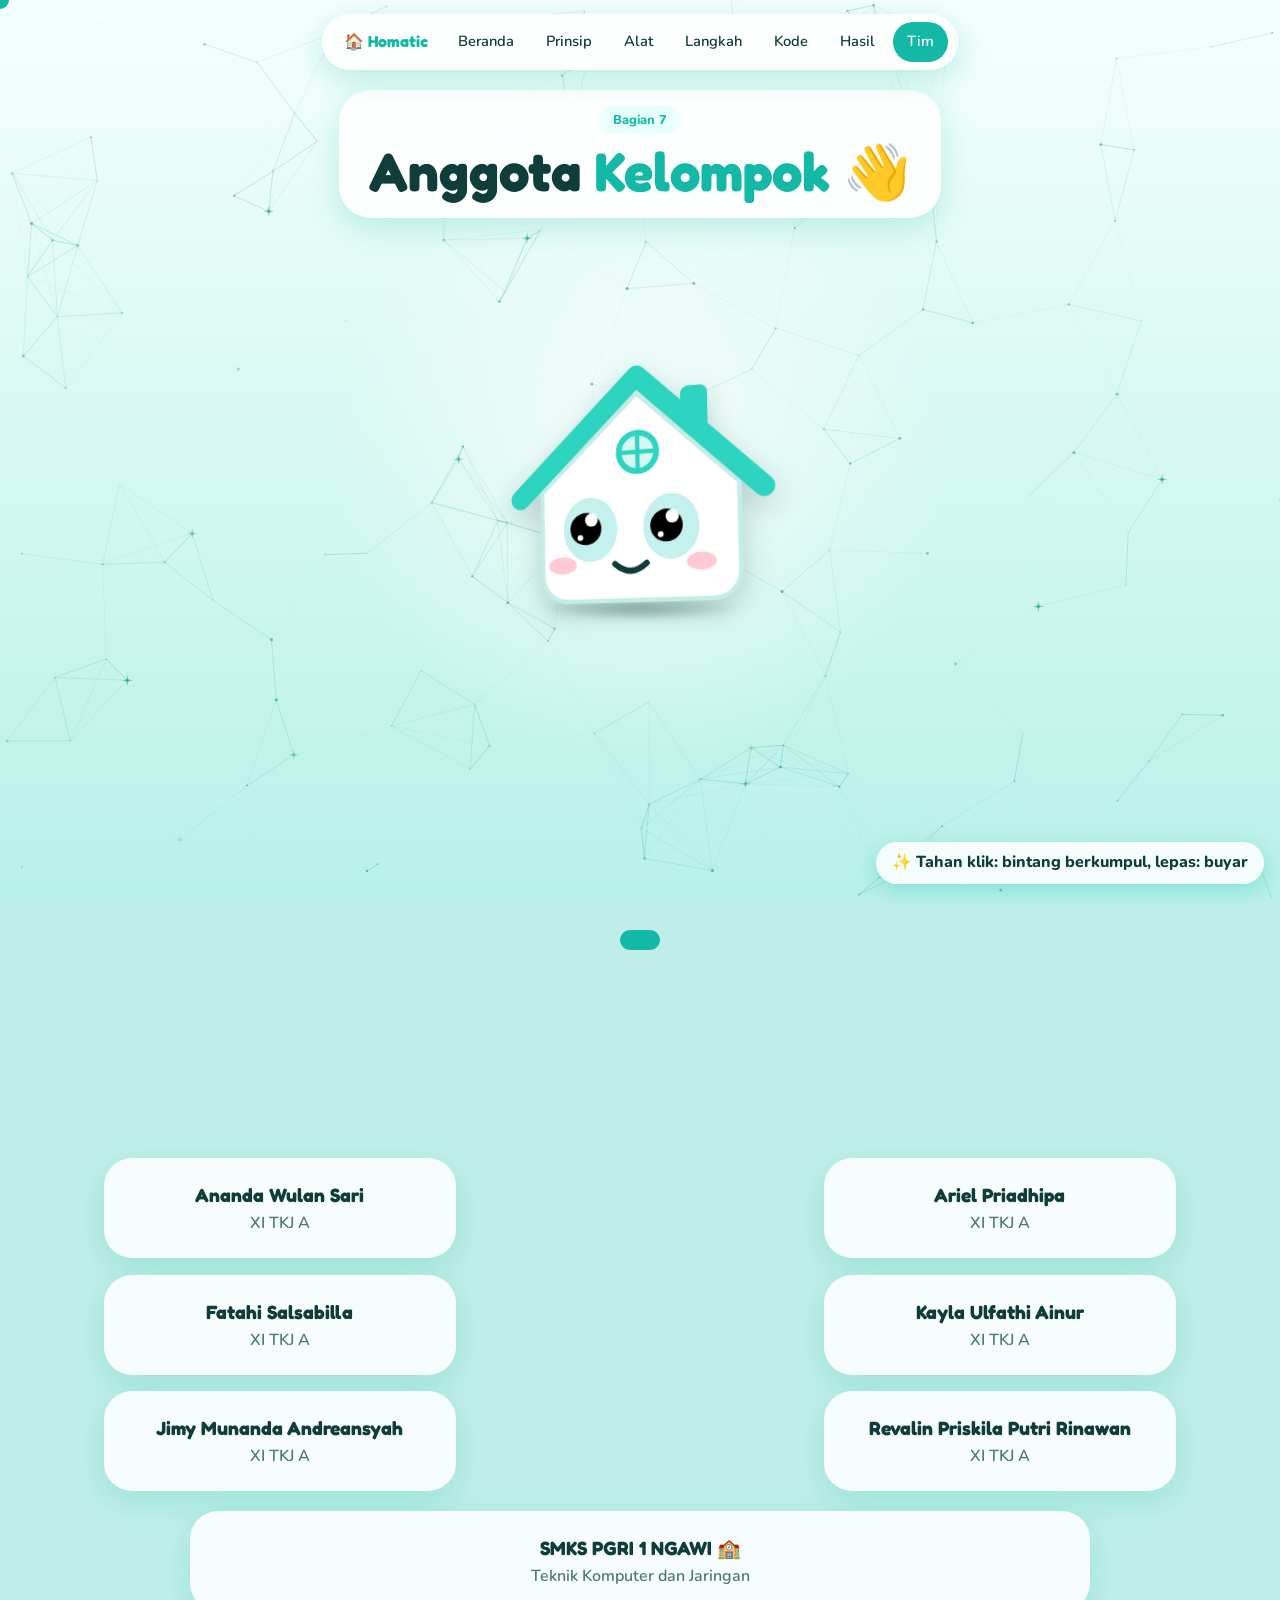
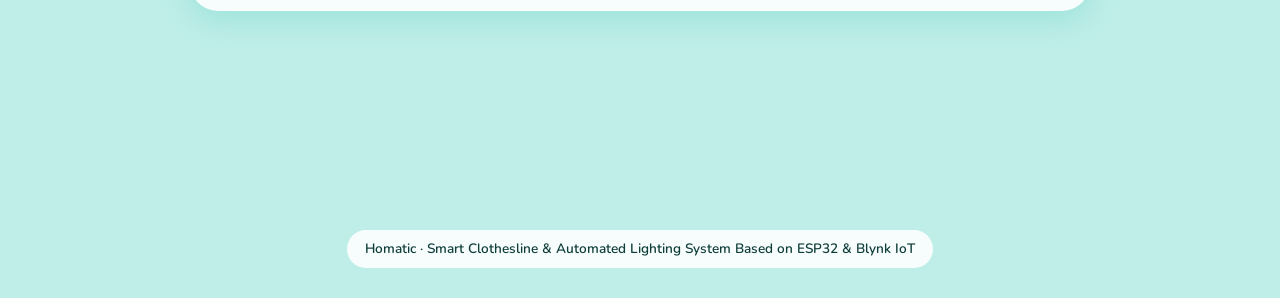
<file: tim.html>
<!doctype html>
<html lang="id">
  <head>
    <meta charset="utf-8" />
    <meta name="viewport" content="width=device-width,initial-scale=1" />
    <title>Homatic · Tim</title>
    <link rel="stylesheet" href="style.css" />
  </head>
  <body>
    <main>
      <section class="sec hero">
        <div class="title">
          <span class="tag">Bagian 7</span>
          <h1>Anggota <span>Kelompok</span> 👋</h1>
        </div>
      </section>
      <section class="sec">
        <div class="split">
          <div class="col">
            <div class="card center">
              <h3>Ananda Wulan Sari</h3>
              <p>XI TKJ A</p>
            </div>
            <div class="card center">
              <h3>Fatahi Salsabilla</h3>
              <p>XI TKJ A</p>
            </div>
            <div class="card center">
              <h3>Jimy Munanda Andreansyah</h3>
              <p>XI TKJ A</p>
            </div>
          </div>
          <i></i>
          <div class="col">
            <div class="card center">
              <h3>Ariel Priadhipa</h3>
              <p>XI TKJ A</p>
            </div>
            <div class="card center">
              <h3>Kayla Ulfathi Ainur</h3>
              <p>XI TKJ A</p>
            </div>
            <div class="card center">
              <h3>Revalin Priskila Putri Rinawan</h3>
              <p>XI TKJ A</p>
            </div>
          </div>
        </div>
        </div><i></i><div class="col">


  <div class="card flat wide center" style="margin-top:20px">
    <h3>SMKS PGRI 1 NGAWI 🏫</h3>
    <p>Teknik Komputer dan Jaringan</p>
  </div>

</section>
      </section>
    </main>
    <script src="app.js"></script>
  </body>
</html>
</file>
<file: style.css>
@import url("https://fonts.googleapis.com/css2?family=Fredoka:wght@500;600;700&family=Nunito:wght@600;700;800&display=swap");
:root {
  --t: #14b8a6;
  --t2: #5eead4;
  --tl: #e8fffb;
  --ink: #0f3d3a;
  --mut: #4b7b76;
  --w: rgba(255, 255, 255, 0.86);
}
* {
  box-sizing: border-box;
  margin: 0;
}
html {
  scroll-behavior: smooth;
}
body {
  font:
    600 1rem/1.6 Nunito,
    system-ui,
    sans-serif;
  color: var(--ink);
  background: #bfeee8;
}
h1,
h2,
h3,
.logo,
.btn {
  font-family: Fredoka, sans-serif;
}
#bg {
  position: fixed;
  inset: 0;
  z-index: 0;
  overflow: hidden;
  background: #bfeee8;
}
.prog {
  position: fixed;
  left: 0;
  top: 0;
  height: 5px;
  width: 0;
  background: var(--t);
  z-index: 30;
  border-radius: 0 5px 5px 0;
}

/* navigasi */
nav {
  position: fixed;
  top: 14px;
  left: 50%;
  transform: translateX(-50%);
  z-index: 20;
  display: flex;
  align-items: center;
  gap: 4px;
  padding: 8px 10px;
  background: var(--w);
  backdrop-filter: blur(14px);
  border-radius: 99px;
  box-shadow: 0 8px 30px rgba(20, 184, 166, 0.25);
  max-width: 94vw;
  overflow-x: auto;
}
.logo {
  font-weight: 700;
  color: var(--t);
  padding: 0 12px;
  white-space: nowrap;
}
nav a {
  color: var(--ink);
  text-decoration: none;
  padding: 8px 14px;
  border-radius: 99px;
  font-size: 0.92rem;
  white-space: nowrap;
  transition: 0.25s cubic-bezier(0.3, 1.8, 0.5, 1);
}
nav a:hover {
  background: var(--tl);
  transform: translateY(-3px) scale(1.08);
}
nav a.on {
  background: var(--t);
  color: #fff;
}

/* layout: konten kiri-kanan, tengah dikosongkan untuk karakter */
main {
  position: relative;
  z-index: 2;
}
.sec {
  min-height: 100vh;
  display: flex;
  flex-direction: column;
  justify-content: center;
  padding: 110px 5vw 40px;
  max-width: 1200px;
  margin: auto;
}
.hero {
  justify-content: space-between;
  align-items: center;
  text-align: center;
  padding-top: 90px;
  padding-bottom: 70px;
}
.bottom {
  display: grid;
  gap: 14px;
  justify-items: center;
}
.row {
  display: flex;
  gap: 14px;
  flex-wrap: wrap;
  justify-content: center;
}
.split {
  display: grid;
  grid-template-columns: 1fr minmax(220px, 26vw) 1fr;
  gap: 18px;
  align-items: center;
}
.split > i {
  display: block;
}
.col {
  display: grid;
  gap: 16px;
}
.wide {
  max-width: 900px;
  margin-inline: auto;
  width: 100%;
}
@media (max-width: 860px) {
  .split {
    display: block;
  }
  .split > i {
    display: none;
  }
  .col {
    margin-bottom: 16px;
  }
}

h1 {
  font-size: clamp(1.9rem, 5.5vw, 3.4rem);
  line-height: 1.1;
}
h1 span {
  color: var(--t);
}
h2 {
  font-size: clamp(1.4rem, 3.6vw, 2.1rem);
}
.title {
  background: var(--w);
  backdrop-filter: blur(14px);
  padding: 16px 30px;
  border-radius: 32px;
  box-shadow: 0 10px 30px rgba(20, 184, 166, 0.22);
  align-self: center;
  text-align: center;
  margin-bottom: 22px;
}
.hero .title {
  margin-bottom: 0;
}
.tag {
  display: inline-block;
  background: var(--tl);
  color: var(--t);
  padding: 4px 14px;
  border-radius: 99px;
  font-weight: 800;
  font-size: 0.8rem;
  margin-bottom: 8px;
}
.hint {
  background: var(--w);
  padding: 6px 16px;
  border-radius: 99px;
  font-size: 0.88rem;
}

/* kartu + hover */
.card {
  position: relative;
  background: var(--w);
  backdrop-filter: blur(14px);
  border-radius: 28px;
  padding: 22px;
  box-shadow: 0 10px 30px rgba(20, 184, 166, 0.2);
  overflow: hidden;
  transform: perspective(700px) rotateX(var(--rx, 0deg))
    rotateY(var(--ry, 0deg));
  transition:
    transform 0.15s,
    box-shadow 0.3s,
    background 0.3s;
}
.card::before {
  content: "";
  position: absolute;
  inset: 0;
  background: radial-gradient(
    260px circle at var(--gx, 50%) var(--gy, 50%),
    rgba(94, 234, 212, 0.5),
    transparent 60%
  );
  opacity: 0;
  transition: 0.3s;
  pointer-events: none;
}
.card:hover {
  background: #fff;
  box-shadow: 0 18px 40px rgba(20, 184, 166, 0.42);
}
.card:hover::before {
  opacity: 1;
}
.card h3 {
  font-size: 1.2rem;
}
.card p {
  color: var(--mut);
}
.ico {
  font-size: 2.2rem;
  display: inline-block;
}
.card:hover .ico {
  animation: wig 0.6s;
}
@keyframes wig {
  0%,
  100% {
    transform: none;
  }
  25% {
    transform: rotate(-14deg) scale(1.25);
  }
  75% {
    transform: rotate(14deg) scale(1.25);
  }
}
.num {
  display: grid;
  place-items: center;
  width: 42px;
  height: 42px;
  border-radius: 50%;
  background: var(--t);
  color: #fff;
  font:
    700 1.15rem Fredoka,
    sans-serif;
  margin-bottom: 8px;
  transition: 0.3s cubic-bezier(0.3, 1.8, 0.5, 1);
}
.card:hover .num {
  transform: scale(1.2) rotate(-8deg);
}
.av {
  width: 90px;
  height: 90px;
  border-radius: 50%;
  background: var(--tl);
  border: 3px solid var(--t);
  display: grid;
  place-items: center;
  font-size: 2.6rem;
  margin: 0 auto 10px;
  transition: 0.3s cubic-bezier(0.3, 1.8, 0.5, 1);
}
.card:hover .av {
  transform: scale(1.15) rotate(-6deg);
}
.center {
  text-align: center;
}

/* muncul saat scroll */
.reveal,
.title {
  opacity: 0;
  translate: 0 30px;
  transition:
    opacity 0.6s,
    translate 0.7s cubic-bezier(0.3, 1.6, 0.5, 1);
}
.reveal.in,
.title.in {
  opacity: 1;
  translate: 0 0;
}

/* tombol */
.btn {
  display: inline-block;
  background: var(--t);
  color: #fff;
  border: 0;
  padding: 14px 30px;
  border-radius: 99px;
  font-size: 1.05rem;
  font-weight: 600;
  text-decoration: none;
  cursor: pointer;
  box-shadow:
    0 6px 0 #0d9488,
    0 12px 24px rgba(20, 184, 166, 0.35);
  transition:
    transform 0.2s cubic-bezier(0.3, 1.8, 0.5, 1),
    box-shadow 0.2s;
}
.btn:hover {
  transform: translateY(-4px) scale(1.06);
  box-shadow:
    0 10px 0 #0d9488,
    0 18px 30px rgba(20, 184, 166, 0.4);
}
.btn:active {
  transform: translateY(4px) scale(0.97);
  box-shadow: 0 2px 0 #0d9488;
}
.btn.ghost {
  background: #fff;
  color: var(--t);
  box-shadow:
    0 6px 0 #b7f0e8,
    0 12px 24px rgba(20, 184, 166, 0.2);
}

/* kursor imut + percikan */
.has-cur,
.has-cur * {
  cursor: none !important;
}
#cur {
  position: fixed;
  left: 0;
  top: 0;
  width: 18px;
  height: 18px;
  margin: -9px;
  border-radius: 50%;
  background: var(--t);
  z-index: 99;
  pointer-events: none;
  transition:
    width 0.2s,
    height 0.2s,
    margin 0.2s,
    background 0.2s;
}
#cur.big {
  width: 46px;
  height: 46px;
  margin: -23px;
  background: rgba(20, 184, 166, 0.25);
  border: 2px solid var(--t);
}
@media (hover: none) {
  #cur {
    display: none;
  }
}
.spark {
  position: fixed;
  z-index: 98;
  pointer-events: none;
  font-size: 16px;
  animation: pop 0.9s ease-out forwards;
}
@keyframes pop {
  to {
    transform: translate(var(--dx), var(--dy)) scale(0.2) rotate(120deg);
    opacity: 0;
  }
}

/* chip + toast */
.chip {
  position: fixed;
  right: 16px;
  bottom: 16px;
  z-index: 20;
  background: var(--w);
  backdrop-filter: blur(12px);
  padding: 8px 16px;
  border-radius: 99px;
  font-weight: 800;
  box-shadow: 0 6px 20px rgba(20, 184, 166, 0.3);
  transition: transform 0.3s cubic-bezier(0.3, 1.8, 0.5, 1);
}
.chip:hover {
  transform: scale(1.12) rotate(-3deg);
}
.toast {
  position: fixed;
  left: 50%;
  bottom: 30px;
  transform: translate(-50%, 80px);
  background: var(--t);
  color: #fff;
  padding: 10px 20px;
  border-radius: 99px;
  z-index: 50;
  transition: 0.35s cubic-bezier(0.3, 1.8, 0.5, 1);
}
.toast.show {
  transform: translate(-50%, 0);
}

/* tabel */
table {
  width: 100%;
  border-collapse: collapse;
}
td,
th {
  padding: 12px;
  text-align: left;
  border-bottom: 2px dashed #cdeeea;
}
tr:hover td {
  background: var(--tl);
}
.pin {
  display: inline-block;
  background: var(--tl);
  color: var(--t);
  padding: 2px 12px;
  border-radius: 99px;
  font-weight: 800;
  cursor: pointer;
  transition: 0.25s cubic-bezier(0.3, 1.8, 0.5, 1);
}
.pin:hover {
  background: var(--t);
  color: #fff;
  transform: scale(1.2) rotate(-5deg);
}

/* gambar (rangkaian & hasil) */
.shot img {
  width: 100%;
  display: block;
  border-radius: 18px;
  cursor: zoom-in;
  transition: 0.3s;
}
.shot:hover img {
  transform: scale(1.02);
}
.shot figcaption {
  margin-top: 10px;
  text-align: center;
  font-weight: 700;
  color: var(--mut);
  font-size: 0.9rem;
}
.shot.kosong {
  min-height: 200px;
  display: grid;
  place-items: center;
  border: 3px dashed var(--t2);
  text-align: center;
}
.shot.kosong img {
  display: none;
}
.shot.kosong::before {
  content: "📷 Taruh gambar di assets/" attr(data-f);
  color: var(--mut);
  padding: 20px;
}
.lb {
  position: fixed;
  inset: 0;
  background: rgba(6, 32, 44, 0.85);
  z-index: 90;
  display: grid;
  place-items: center;
}
.lb img {
  max-width: 92vw;
  max-height: 88vh;
  border-radius: 20px;
}

/* kode */
pre {
  background: #0f3d3a;
  color: #d6fff7;
  border-radius: 18px;
  padding: 18px;
  overflow: auto;
  max-height: 65vh;
  font:
    500 0.82rem/1.55 ui-monospace,
    Consolas,
    monospace;
  tab-size: 2;
  margin-top: 14px;
}

/* simulasi */
.sim label {
  display: flex;
  align-items: center;
  gap: 8px;
  margin: 10px 0;
}
.sim input[type="range"] {
  width: 100%;
  accent-color: var(--t);
}
.sim input[type="checkbox"] {
  accent-color: var(--t);
  width: 20px;
  height: 20px;
}
.sim input[type="number"] {
  width: 90px;
  border: 2px solid var(--t2);
  border-radius: 12px;
  padding: 4px 8px;
  font: inherit;
}
.tiles {
  display: grid;
  grid-template-columns: repeat(auto-fit, minmax(150px, 1fr));
  gap: 12px;
  margin-top: 16px;
}
.tile {
  background: var(--tl);
  border-radius: 22px;
  padding: 16px;
  text-align: center;
  font-size: 2.2rem;
  transition: 0.35s cubic-bezier(0.3, 1.8, 0.5, 1);
}
.tile b {
  display: block;
  font-size: 0.95rem;
}
.tile.on {
  background: var(--t);
  color: #fff;
  transform: scale(1.05) rotate(-2deg);
}
.tile:hover {
  transform: scale(1.08) rotate(2deg);
}
footer {
  position: relative;
  z-index: 2;
  text-align: center;
  padding: 30px;
}
footer span {
  display: inline-block;
  background: var(--w);
  padding: 8px 18px;
  border-radius: 99px;
  font-size: 0.85rem;
}
</file>
